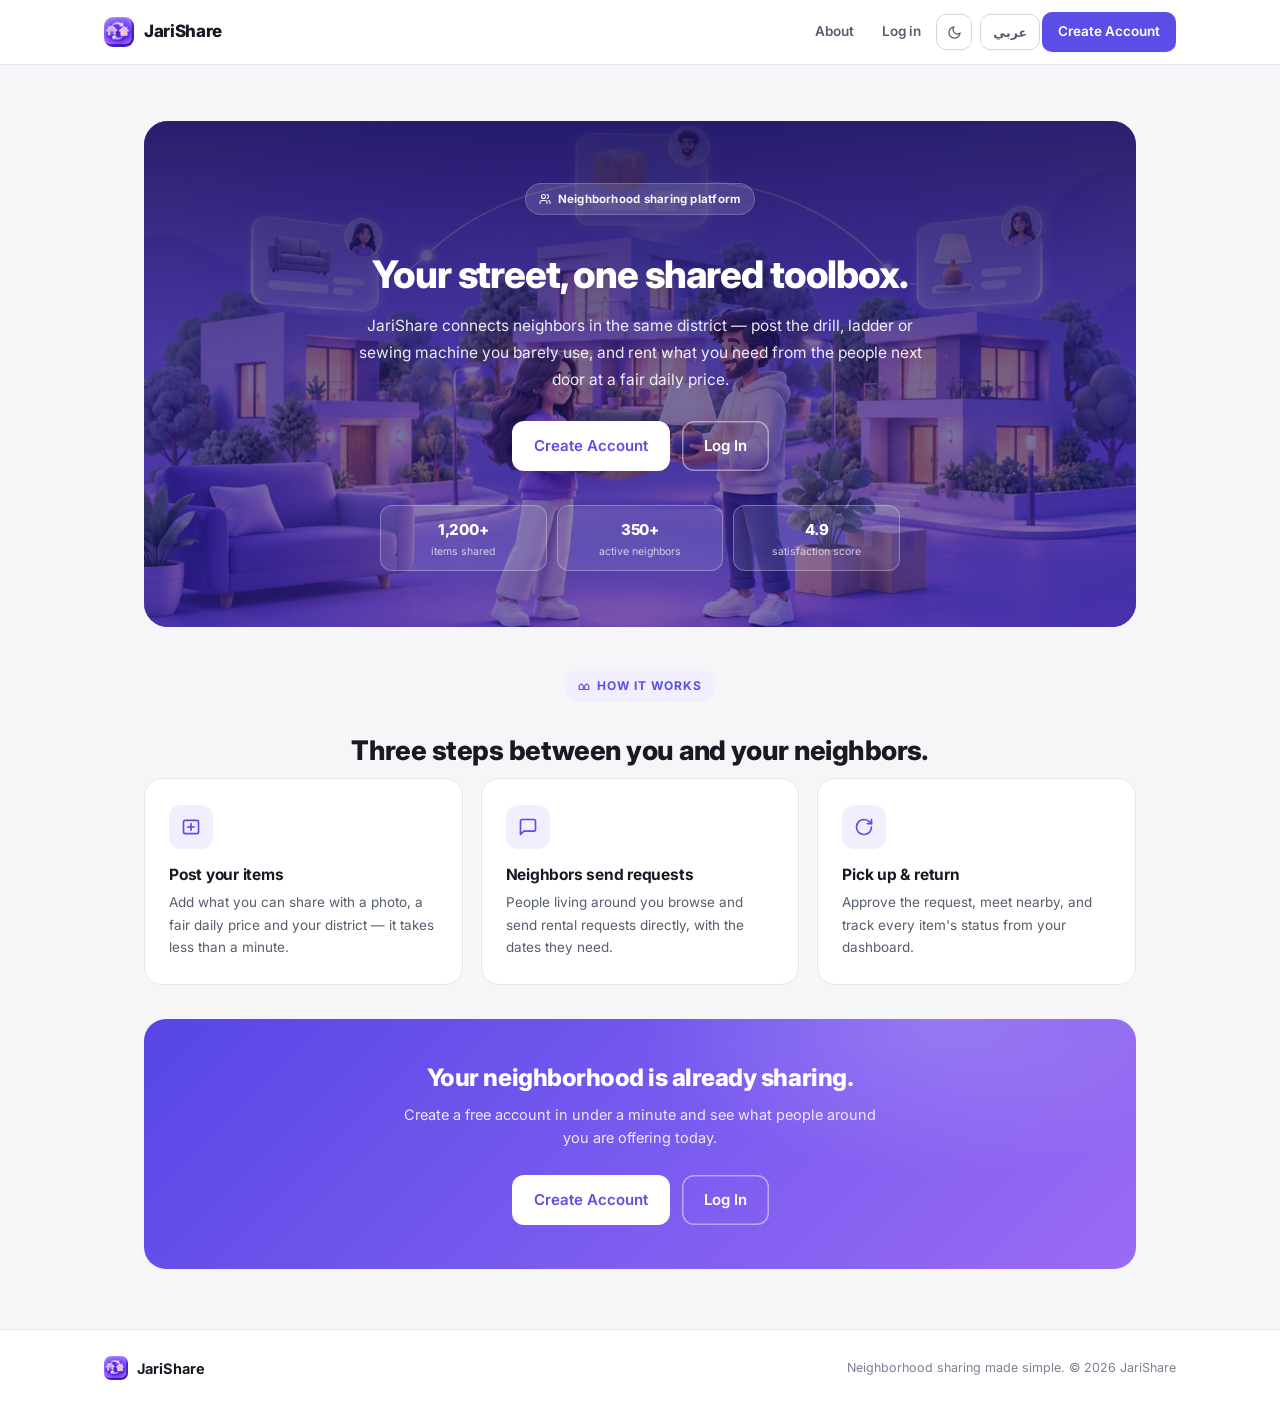
<file: index.html>
<!DOCTYPE html>
<html lang="en" dir="ltr">
<head>
  <meta charset="UTF-8">
  <meta name="viewport" content="width=device-width, initial-scale=1.0">
  <title>JariShare — Neighborhood sharing platform</title>
  <meta name="description" content="JariShare connects neighbors in the same district — share what you rarely use and rent what you need at a fair daily price.">
  <link rel="icon" type="image/png" href="images/icon.png">
  <script>
    /* Apply saved theme before first paint */
    (function () {
      try {
        var t = localStorage.getItem("jariTheme");
        if (t !== "dark" && t !== "light") t = window.matchMedia && window.matchMedia("(prefers-color-scheme: dark)").matches ? "dark" : "light";
        document.documentElement.setAttribute("data-theme", t);
      } catch (e) {}
    })();
  </script>
  <link rel="preconnect" href="https://fonts.googleapis.com">
  <link rel="preconnect" href="https://fonts.gstatic.com" crossorigin>
  <link href="https://fonts.googleapis.com/css2?family=Cairo:wght@400;500;600;700;800&family=Inter:wght@400;500;600;700;800&display=swap" rel="stylesheet">
  <link rel="stylesheet" href="style.css">
  <script src="lang.js"></script>
</head>
<body>
  <main class="page-shell">

    <section class="home-hero">
      <div class="home-hero-inner">
        <span class="banner-badge">
          <svg width="12" height="12" viewBox="0 0 24 24" fill="none" stroke="currentColor" stroke-width="2.2" stroke-linecap="round" stroke-linejoin="round" aria-hidden="true"><path d="M16 21v-2a4 4 0 0 0-4-4H6a4 4 0 0 0-4 4v2"/><circle cx="9" cy="7" r="4"/><path d="M22 21v-2a4 4 0 0 0-3-3.87"/><path d="M16 3.13a4 4 0 0 1 0 7.75"/></svg>
          <span data-i18n="index.badge">Neighborhood sharing platform</span>
        </span>
        <h1 class="home-title" data-i18n="index.title">Your street, one shared toolbox.</h1>
        <p class="home-lead" data-i18n="index.lead">JariShare connects neighbors in the same district — post the drill, ladder or sewing machine you barely use, and rent what you need from the people next door at a fair daily price.</p>
        <div class="cta-actions">
          <a class="btn btn-lg cta-btn-light" href="register.html" data-i18n="index.ctaStart">Create Account</a>
          <a class="btn btn-lg cta-btn-outline" href="login.html" data-i18n="index.ctaLogin">Log In</a>
        </div>
        <div class="banner-stats">
          <div class="banner-stat"><span class="num">1,200+</span><span class="lbl" data-i18n="index.statShared">items shared</span></div>
          <div class="banner-stat"><span class="num">350+</span><span class="lbl" data-i18n="index.statNeighbors">active neighbors</span></div>
          <div class="banner-stat"><span class="num">4.9</span><span class="lbl" data-i18n="index.statRating">satisfaction score</span></div>
        </div>
      </div>
    </section>

    <section class="home-how">
      <span class="about-kicker">
        <svg width="12" height="12" viewBox="0 0 24 24" fill="none" stroke="currentColor" stroke-width="2.4" stroke-linecap="round" stroke-linejoin="round"><path d="M2.5 11.2 6.5 7.8l4 3.4V19h-8z"/><path d="M21.5 11.2 17.5 7.8l-4 3.4V19h8z"/></svg>
        <span data-i18n="index.howKicker">How it works</span>
      </span>
      <h2 class="how-title" data-i18n="index.howTitle">Three steps between you and your neighbors.</h2>
    </section>

    <div class="values-grid">
      <article class="value-card">
        <span class="value-icon">
          <svg width="20" height="20" viewBox="0 0 24 24" fill="none" stroke="currentColor" stroke-width="2" stroke-linecap="round" stroke-linejoin="round"><rect x="3" y="4" width="18" height="16" rx="2"/><path d="M8 12h8M12 8v8"/></svg>
        </span>
        <h3 class="value-title" data-i18n="index.s1t">Post your items</h3>
        <p class="value-text" data-i18n="index.s1d">Add what you can share with a photo, a fair daily price and your district — it takes less than a minute.</p>
      </article>

      <article class="value-card">
        <span class="value-icon">
          <svg width="20" height="20" viewBox="0 0 24 24" fill="none" stroke="currentColor" stroke-width="2" stroke-linecap="round" stroke-linejoin="round"><path d="M21 15a2 2 0 0 1-2 2H7l-4 4V5a2 2 0 0 1 2-2h14a2 2 0 0 1 2 2z"/></svg>
        </span>
        <h3 class="value-title" data-i18n="index.s2t">Neighbors send requests</h3>
        <p class="value-text" data-i18n="index.s2d">People living around you browse and send rental requests directly, with the dates they need.</p>
      </article>

      <article class="value-card">
        <span class="value-icon">
          <svg width="20" height="20" viewBox="0 0 24 24" fill="none" stroke="currentColor" stroke-width="2" stroke-linecap="round" stroke-linejoin="round"><path d="M21 12a9 9 0 1 1-9-9c2.52 0 4.93 1 6.74 2.74L21 8"/><path d="M21 3v5h-5"/></svg>
        </span>
        <h3 class="value-title" data-i18n="index.s3t">Pick up &amp; return</h3>
        <p class="value-text" data-i18n="index.s3d">Approve the request, meet nearby, and track every item's status from your dashboard.</p>
      </article>
    </div>

    <div class="about-cta">
      <h2 class="cta-title" data-i18n="about.ctaTitle">Your neighborhood is already sharing.</h2>
      <p class="cta-text" data-i18n="about.ctaText">Create a free account in under a minute and see what people around you are offering today.</p>
      <div class="cta-actions">
        <a class="btn btn-lg cta-btn-light" href="register.html" data-i18n="index.ctaStart">Create Account</a>
        <a class="btn btn-lg cta-btn-outline" href="login.html" data-i18n="index.ctaLogin">Log In</a>
      </div>
    </div>

  </main>

  <script src="components.js"></script>
</body>
</html>
</file>
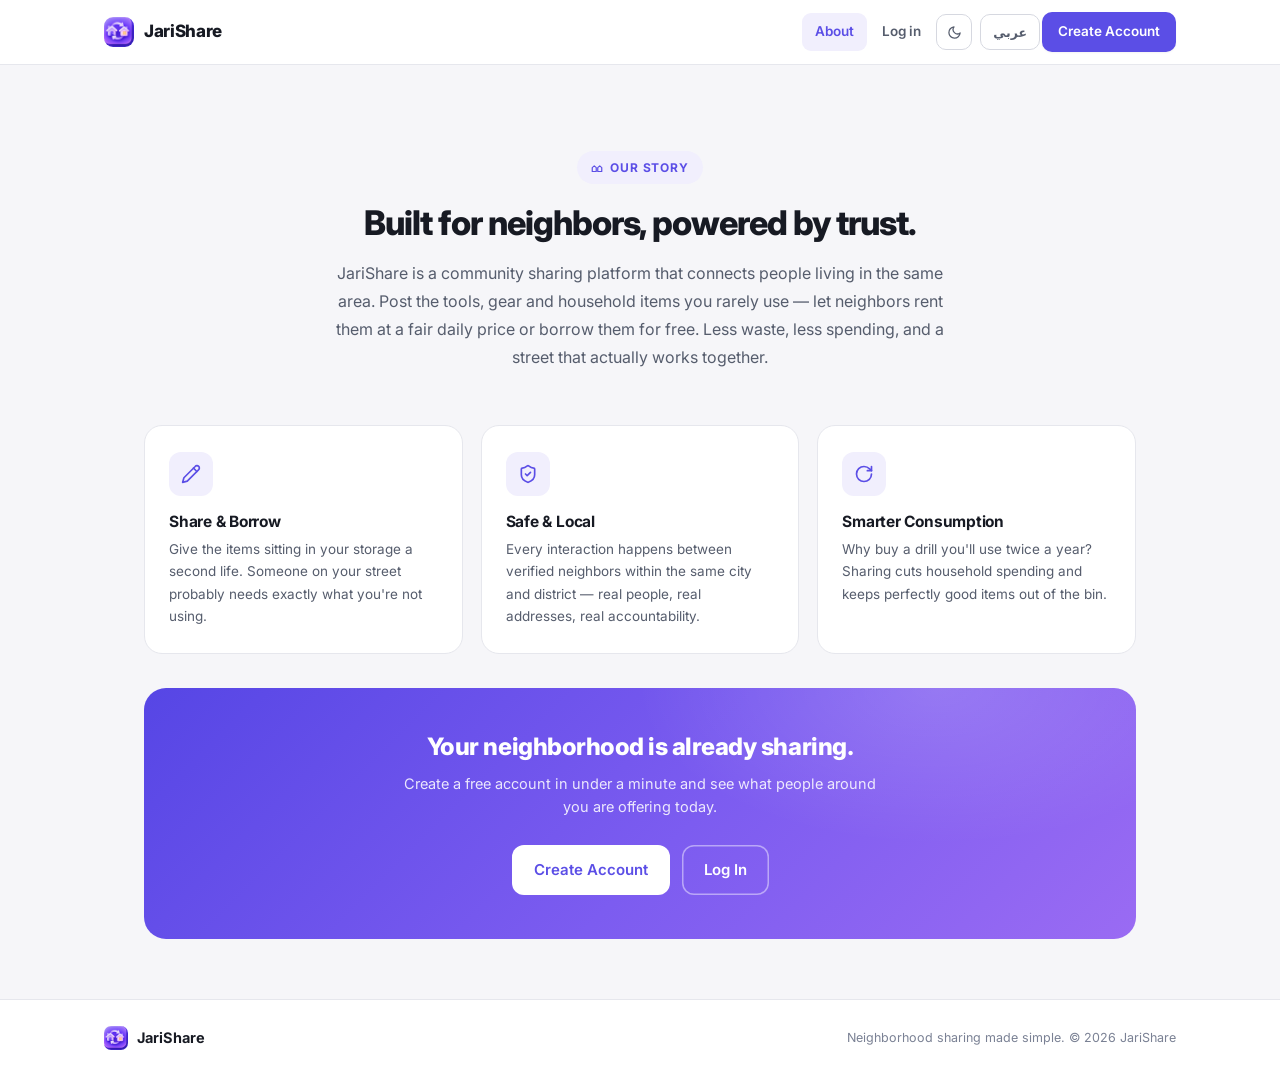
<file: about.html>
<!DOCTYPE html>
<html lang="en" dir="ltr">
<head>
  <meta charset="UTF-8">
  <meta name="viewport" content="width=device-width, initial-scale=1.0">
  <title>JariShare — About</title>
  <link rel="icon" type="image/png" href="images/icon.png">
  <script>
    /* Apply saved theme before first paint */
    (function () {
      try {
        var t = localStorage.getItem("jariTheme");
        if (t !== "dark" && t !== "light") t = window.matchMedia && window.matchMedia("(prefers-color-scheme: dark)").matches ? "dark" : "light";
        document.documentElement.setAttribute("data-theme", t);
      } catch (e) {}
    })();
  </script>
  <link rel="preconnect" href="https://fonts.googleapis.com">
  <link rel="preconnect" href="https://fonts.gstatic.com" crossorigin>
  <link href="https://fonts.googleapis.com/css2?family=Cairo:wght@400;500;600;700;800&family=Inter:wght@400;500;600;700;800&display=swap" rel="stylesheet">
  <link rel="stylesheet" href="style.css">
  <script src="lang.js"></script>
</head>
<body>
  <main class="page-shell">

    <div class="about-hero">
      <span class="about-kicker">
        <svg width="12" height="12" viewBox="0 0 24 24" fill="none" stroke="currentColor" stroke-width="2.4" stroke-linecap="round" stroke-linejoin="round"><path d="M2.5 11.2 6.5 7.8l4 3.4V19h-8z"/><path d="M21.5 11.2 17.5 7.8l-4 3.4V19h8z"/></svg>
        <span data-i18n="about.kicker">Our Story</span>
      </span>
      <h1 class="about-title" data-i18n="about.title">Built for neighbors, powered by trust.</h1>
      <p class="about-lead" data-i18n="about.lead">JariShare is a community sharing platform that connects people living in the same area. Post the tools, gear and household items you rarely use — let neighbors rent them at a fair daily price or borrow them for free. Less waste, less spending, and a street that actually works together.</p>
    </div>

    <div class="values-grid">
      <article class="value-card">
        <span class="value-icon">
          <svg width="20" height="20" viewBox="0 0 24 24" fill="none" stroke="currentColor" stroke-width="2" stroke-linecap="round" stroke-linejoin="round"><path d="M17 3a2.85 2.83 0 1 1 4 4L7.5 20.5 2 22l1.5-5.5Z"/><path d="m15 5 4 4"/></svg>
        </span>
        <h2 class="value-title" data-i18n="about.v1t">Share &amp; Borrow</h2>
        <p class="value-text" data-i18n="about.v1d">Give the items sitting in your storage a second life. Someone on your street probably needs exactly what you're not using.</p>
      </article>

      <article class="value-card">
        <span class="value-icon">
          <svg width="20" height="20" viewBox="0 0 24 24" fill="none" stroke="currentColor" stroke-width="2" stroke-linecap="round" stroke-linejoin="round"><path d="M20 13c0 5-3.5 7.5-7.66 8.95a1 1 0 0 1-.67-.01C7.5 20.5 4 18 4 13V6a1 1 0 0 1 1-1c2 0 4.5-1.2 6.24-2.72a1.17 1.17 0 0 1 1.52 0C14.51 3.81 17 5 19 5a1 1 0 0 1 1 1z"/><path d="m9 12 2 2 4-4"/></svg>
        </span>
        <h2 class="value-title" data-i18n="about.v2t">Safe &amp; Local</h2>
        <p class="value-text" data-i18n="about.v2d">Every interaction happens between verified neighbors within the same city and district — real people, real addresses, real accountability.</p>
      </article>

      <article class="value-card">
        <span class="value-icon">
          <svg width="20" height="20" viewBox="0 0 24 24" fill="none" stroke="currentColor" stroke-width="2" stroke-linecap="round" stroke-linejoin="round"><path d="M21 12a9 9 0 1 1-9-9c2.52 0 4.93 1 6.74 2.74L21 8"/><path d="M21 3v5h-5"/></svg>
        </span>
        <h2 class="value-title" data-i18n="about.v3t">Smarter Consumption</h2>
        <p class="value-text" data-i18n="about.v3d">Why buy a drill you'll use twice a year? Sharing cuts household spending and keeps perfectly good items out of the bin.</p>
      </article>
    </div>

    <div class="about-cta">
      <h2 class="cta-title" data-i18n="about.ctaTitle">Your neighborhood is already sharing.</h2>
      <p class="cta-text" data-i18n="about.ctaText">Create a free account in under a minute and see what people around you are offering today.</p>
      <div class="cta-actions">
        <a class="btn btn-lg cta-btn-light" href="register.html" data-i18n="nav.createAccount">Create Account</a>
        <a class="btn btn-lg cta-btn-outline" href="login.html" data-i18n="log.btn">Log In</a>
      </div>
    </div>

  </main>

  <script src="components.js"></script>
</body>
</html>
</file>
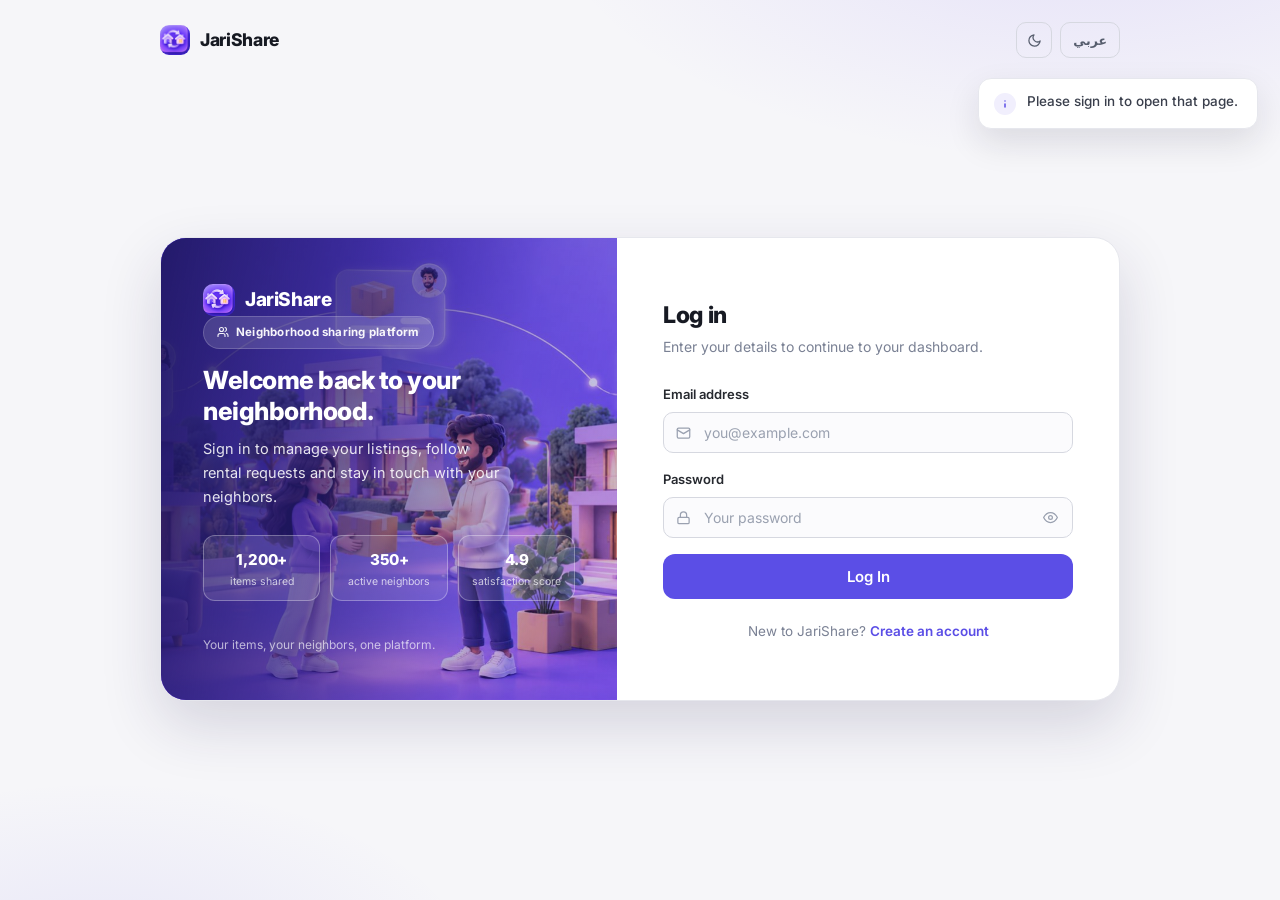
<file: add-item.html>
<!DOCTYPE html>
<html lang="en" dir="ltr">
<head>
  <meta charset="UTF-8">
  <meta name="viewport" content="width=device-width, initial-scale=1.0">
  <title>JariShare — Post an Item</title>
  <link rel="icon" type="image/png" href="images/icon.png">
  <script>
    /* Apply saved theme before first paint */
    (function () {
      try {
        var t = localStorage.getItem("jariTheme");
        if (t !== "dark" && t !== "light") t = window.matchMedia && window.matchMedia("(prefers-color-scheme: dark)").matches ? "dark" : "light";
        document.documentElement.setAttribute("data-theme", t);
      } catch (e) {}
    })();
  </script>
  <link rel="preconnect" href="https://fonts.googleapis.com">
  <link rel="preconnect" href="https://fonts.gstatic.com" crossorigin>
  <link href="https://fonts.googleapis.com/css2?family=Cairo:wght@400;500;600;700;800&family=Inter:wght@400;500;600;700;800&display=swap" rel="stylesheet">
  <link rel="stylesheet" href="style.css">
  <script src="lang.js"></script>
</head>
<body>
  <main class="page-shell">
    <a class="back-link" id="back-link" href="my-items.html">
      <svg width="15" height="15" viewBox="0 0 24 24" fill="none" stroke="currentColor" stroke-width="2.2" stroke-linecap="round" stroke-linejoin="round"><path d="m15 18-6-6 6-6"/></svg>
      <span id="back-label" data-i18n="addItem.backMyItems">My Items</span>
    </a>

    <div class="page-header">
      <div>
        <h1 class="page-title" id="form-title">Post a new item</h1>
        <p class="page-subtitle" id="form-subtitle">Add a clear photo and the essentials — neighbors decide faster when they can see the item.</p>
      </div>
    </div>

    <form id="item-form" novalidate>
      <div class="form-card">
        <div class="field">
          <label class="label" for="item-photo" data-i18n="addItem.photo">Photo</label>
          <div class="upload-box" id="upload-box" role="button" tabindex="0">
            <input type="file" id="item-photo" accept="image/png,image/jpeg,image/jpg,image/webp" hidden>
            <span class="upload-icon" id="upload-icon">
              <svg width="18" height="18" viewBox="0 0 24 24" fill="none" stroke="currentColor" stroke-width="1.9" stroke-linecap="round" stroke-linejoin="round"><path d="M21 15v4a2 2 0 0 1-2 2H5a2 2 0 0 1-2-2v-4"/><path d="m17 8-5-5-5 5M12 3v12"/></svg>
            </span>
            <img id="upload-preview" alt="" style="display:none;position:absolute;inset:0;width:100%;height:100%;object-fit:cover">
            <div class="upload-text">
              <span class="upload-title" id="upload-title" data-i18n="addItem.uploadTitle">Upload a photo</span>
              <span class="upload-hint" id="upload-hint" data-i18n="addItem.uploadHint">PNG or JPG — click to browse, or drag an image here</span>
            </div>
          </div>
          <p class="hint" id="photo-meta"></p>
        </div>

        <div class="field">
          <label class="label" for="item-name"><span data-i18n="addItem.nameLabel">Item name</span> <span class="req">*</span></label>
          <input type="text" id="item-name" class="input" data-i18n-ph="addItem.namePh" placeholder="e.g. Cordless Drill, DSLR Camera…">
        </div>

        <div class="input-grid">
          <div class="field">
            <label class="label" for="item-category" data-i18n="addItem.category">Category</label>
            <select id="item-category" class="select">
              <option value="" data-i18n="addItem.selectPh">Select…</option>
              <option value="Electronics" data-i18n="cat.electronics">Electronics</option>
              <option value="Tools" data-i18n="cat.tools">Tools</option>
              <option value="Home &amp; Kitchen" data-i18n="cat.home">Home &amp; Kitchen</option>
              <option value="Outdoor" data-i18n="cat.outdoor">Outdoor</option>
              <option value="Other" data-i18n="cat.other">Other</option>
            </select>
          </div>
          <div class="field">
            <label class="label" for="item-sharing" data-i18n="addItem.sharing">Sharing type</label>
            <select id="item-sharing" class="select">
              <option value="rent" data-i18n="share.rent">Rent</option>
              <option value="borrow" data-i18n="share.borrow">Free borrow</option>
            </select>
          </div>
        </div>

        <div class="field">
          <label class="label" for="item-price" data-i18n="addItem.price">Price per day</label>
          <div class="price-row">
            <input type="number" id="item-price" class="input" min="0" step="1" placeholder="0">
            <span class="price-unit" data-i18n="addItem.currency">EGP</span>
          </div>
          <p class="hint" id="price-hint" data-i18n="addItem.priceHint">Set 0 if you're offering it for free.</p>
        </div>

        <div class="field">
          <label class="label" for="item-desc" data-i18n="addItem.desc">Description</label>
          <textarea id="item-desc" class="input textarea" rows="4" data-i18n-ph="addItem.descPh" placeholder="Condition, accessories included, pickup spot, any usage rules…"></textarea>
        </div>

        <div class="form-actions">
          <button type="submit" class="btn btn-primary btn-lg" id="submit-btn">Publish Item</button>
        </div>
      </div>
    </form>
  </main>

  <script src="components.js"></script>
  <script>
    (function () {
      "use strict";

      var editIndex = null;
      var params = new URLSearchParams(window.location.search);
      if (params.has("index")) {
        var n = parseInt(params.get("index"), 10);
        if (!isNaN(n) && n >= 0) editIndex = n;
      }

      var photoData = "";

      function catKey(cat) {
        var map = { "Electronics": "cat.electronics", "Tools": "cat.tools", "Home & Kitchen": "cat.home", "Outdoor": "cat.outdoor", "Other": "cat.other" };
        return map[cat] || "cat.other";
      }

      function showPhoto(dataUrl) {
        photoData = dataUrl;
        var img = document.getElementById("upload-preview");
        img.src = dataUrl;
        img.style.display = "block";
        document.getElementById("upload-icon").style.display = "none";
        document.getElementById("upload-title").textContent = Jari.t("addItem.previewName");
        document.getElementById("upload-hint").textContent = Jari.t("addItem.previewMeta");
      }

      function readFile(file) {
        if (!file || !/^image\//.test(file.type)) return;
        if (file.size > 3 * 1024 * 1024) {
          Jari.toast(Jari.t("toast.photoToo"), "error");
          return;
        }
        var reader = new FileReader();
        reader.onload = function () { showPhoto(reader.result); };
        reader.readAsDataURL(file);
      }

      var box = document.getElementById("upload-box");
      var picker = document.getElementById("item-photo");
      box.addEventListener("click", function () { picker.click(); });
      box.addEventListener("keydown", function (e) { if (e.key === "Enter" || e.key === " ") { e.preventDefault(); picker.click(); } });
      picker.addEventListener("change", function () { readFile(picker.files[0]); });

      ["dragover", "dragenter"].forEach(function (ev) {
        box.addEventListener(ev, function (e) { e.preventDefault(); box.classList.add("dragging"); });
      });
      ["dragleave", "drop"].forEach(function (ev) {
        box.addEventListener(ev, function (e) { e.preventDefault(); box.classList.remove("dragging"); });
      });
      box.addEventListener("drop", function (e) {
        var file = e.dataTransfer && e.dataTransfer.files && e.dataTransfer.files[0];
        readFile(file);
      });

      /* Sync price hint with the sharing type / current price */
      function syncPriceHint() {
        var hintEl = document.getElementById("price-hint");
        var val = Number(document.getElementById("item-price").value);
        hintEl.textContent = val === 0 ? Jari.t("addItem.priceHintZero") : Jari.t("addItem.priceHint");
      }
      document.getElementById("item-price").addEventListener("input", syncPriceHint);

      /* Edit mode: prefill and rename the page */
      function applyEditMode() {
        var items = JSON.parse(localStorage.getItem("jariItems")) || [];
        var it = editIndex !== null ? items[editIndex] : null;

        if (editIndex !== null && (!it || it.owner !== localStorage.getItem("jariCurrentUser"))) {
          /* The listing does not belong to this user or doesn't exist */
          window.location.replace("my-items.html");
          return;
        }
        if (editIndex === null) return;

        document.title = "JariShare — Edit Item";
        var nameInput = document.getElementById("item-name");
        var catSel = document.getElementById("item-category");
        var priceInput = document.getElementById("item-price");
        var desc = document.getElementById("item-desc");
        nameInput.value = it.name || "";
        catSel.value = (it.category && catSel.querySelector('option[value="' + it.category.replace(/"/g, '\\"') + '"]')) ? it.category : "";
        priceInput.value = it.price || 0;
        desc.value = it.description || "";
        if (it.photo) showPhoto(it.photo);
        syncPriceHint();
      }

      function refreshHeader() {
        var editing = editIndex !== null;
        var title = document.getElementById("form-title");
        var subtitle = document.getElementById("form-subtitle");
        var btn = document.getElementById("submit-btn");
        title.textContent = Jari.t(editing ? "addItem.titleEdit" : "addItem.titleNew");
        subtitle.textContent = Jari.t(editing ? "addItem.subtitleEdit" : "addItem.subtitleNew");
        btn.textContent = Jari.t(editing ? "addItem.save" : "addItem.publish");
      }

      document.getElementById("item-form").addEventListener("submit", function (e) {
        e.preventDefault();

        var name = document.getElementById("item-name").value.trim();
        var category = document.getElementById("item-category").value;
        var sharing = document.getElementById("item-sharing").value;
        var price = document.getElementById("item-price").value === "" ? 0 : Number(document.getElementById("item-price").value);
        var description = document.getElementById("item-desc").value.trim();

        if (!name) return Jari.toast(Jari.t("toast.nameError"), "error");
        if (price < 0 || isNaN(price)) price = 0;
        if (sharing === "borrow") price = 0;

        var items = JSON.parse(localStorage.getItem("jariItems")) || [];
        var email = localStorage.getItem("jariCurrentUser") || "";

        if (editIndex !== null) {
          var it = items[editIndex];
          if (!it || it.owner !== email) {
            window.location.href = "my-items.html";
            return;
          }
            it.name = name;
            it.category = category || "Other";
            it.sharing = sharing;
            it.price = price;
            it.description = description;
            if (photoData) it.photo = photoData;
            items[editIndex] = it;
            localStorage.setItem("jariItems", JSON.stringify(items));
            var notes = JSON.parse(localStorage.getItem("jariNotifications")) || [];
            notes.unshift({ title: Jari.t("notif.updated", { name: name }), date: new Date().toISOString(), read: false });
            localStorage.setItem("jariNotifications", JSON.stringify(notes));
            Jari.flash(Jari.t("flash.changesSaved"));
            window.location.href = "my-items.html";
            return;
          }

        items.push({
          name: name,
          category: category || "Other",
          sharing: sharing,
          price: price,
          description: description,
          photo: photoData,
          status: "active",
          owner: email,
          addedAt: new Date().toISOString()
        });
        localStorage.setItem("jariItems", JSON.stringify(items));

        var notes2 = JSON.parse(localStorage.getItem("jariNotifications")) || [];
        notes2.unshift({ title: Jari.t("notif.added", { name: name }), date: new Date().toISOString(), read: false });
        localStorage.setItem("jariNotifications", JSON.stringify(notes2));

        Jari.flash(Jari.t("flash.published"));
        window.location.href = "my-items.html";
      });

      /* Header texts + grouping when language changes */
      document.addEventListener("jari:langchange", function () {
        refreshHeader();
        if (!photoData) {
          /* Keep placeholders/data-i18n live even after choosing nothing yet */
          document.getElementById("upload-title").textContent = Jari.t("addItem.uploadTitle");
          document.getElementById("upload-hint").textContent = Jari.t("addItem.uploadHint");
        } else {
          document.getElementById("upload-title").textContent = Jari.t("addItem.previewName");
          document.getElementById("upload-hint").textContent = Jari.t("addItem.previewMeta");
        }
        syncPriceHint();
      });
      document.addEventListener("DOMContentLoaded", function () {
        refreshHeader();
        applyEditMode();
        syncPriceHint();
        /* Re-run after other DOMContentLoaded side effects so edit mode wins */
        setTimeout(refreshHeader, 0);
      });
    })();
  </script>
</body>
</html>
</file>
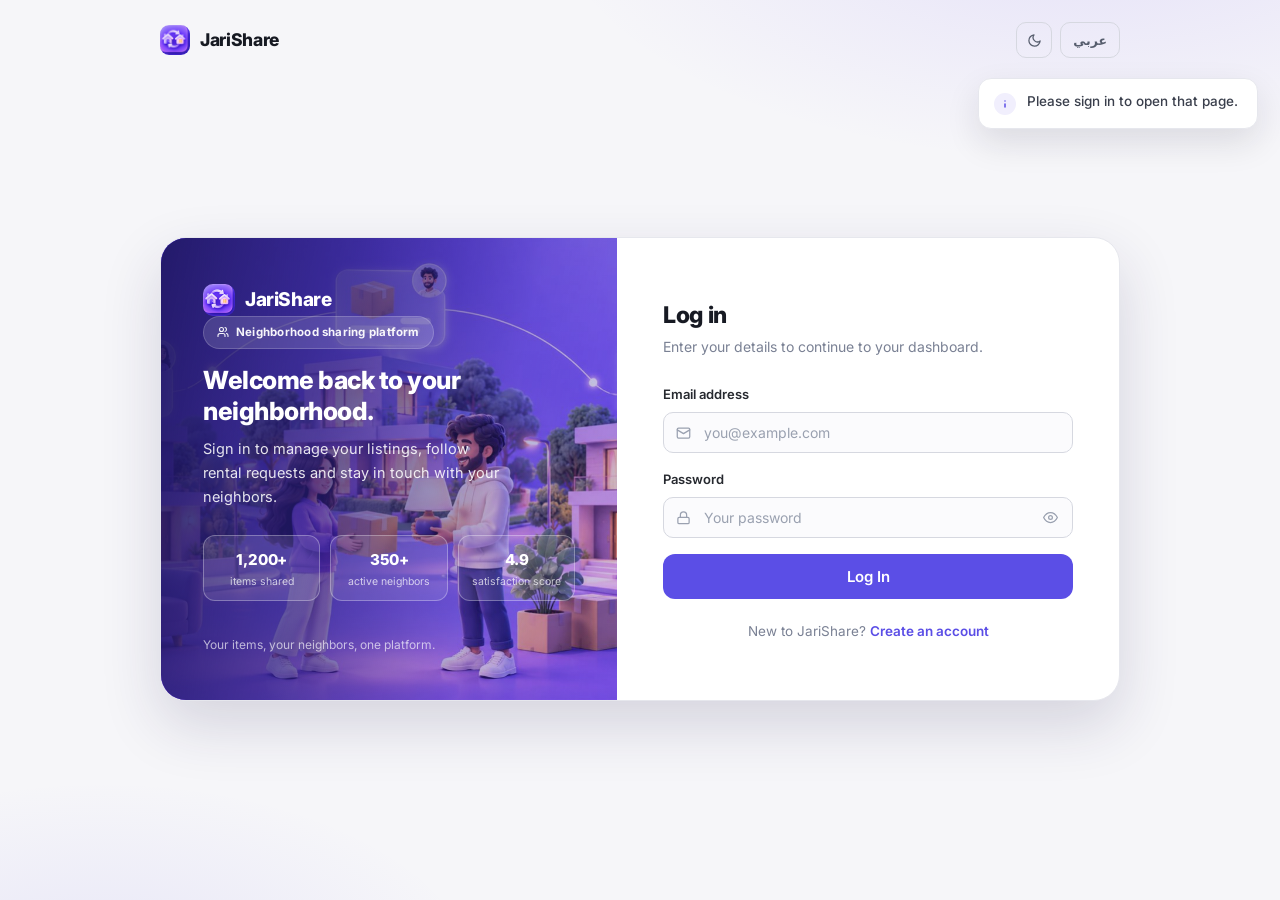
<file: dashboard.html>
<!DOCTYPE html>
<html lang="en" dir="ltr">
<head>
  <meta charset="UTF-8">
  <meta name="viewport" content="width=device-width, initial-scale=1.0">
  <title>JariShare — Dashboard</title>
  <link rel="icon" type="image/png" href="images/icon.png">
  <script>
    /* Apply saved theme before first paint */
    (function () {
      try {
        var t = localStorage.getItem("jariTheme");
        if (t !== "dark" && t !== "light") t = window.matchMedia && window.matchMedia("(prefers-color-scheme: dark)").matches ? "dark" : "light";
        document.documentElement.setAttribute("data-theme", t);
      } catch (e) {}
    })();
  </script>
  <link rel="preconnect" href="https://fonts.googleapis.com">
  <link rel="preconnect" href="https://fonts.gstatic.com" crossorigin>
  <link href="https://fonts.googleapis.com/css2?family=Cairo:wght@400;500;600;700;800&family=Inter:wght@400;500;600;700;800&display=swap" rel="stylesheet">
  <link rel="stylesheet" href="style.css">
  <script src="lang.js"></script>
</head>
<body>
  <div class="dash">

    <aside class="sidebar">
      <div class="side-user">
        <span class="side-avatar" id="side-avatar">A</span>
        <div>
          <div class="side-name" id="side-name">Ahmed Ali</div>
          <div class="side-email" id="side-email">ahmed@test.com</div>
        </div>
      </div>

      <nav class="side-menu">
        <a class="menu-item active" href="dashboard.html">
          <svg width="16" height="16" viewBox="0 0 24 24" fill="none" stroke="currentColor" stroke-width="2" stroke-linecap="round" stroke-linejoin="round"><rect x="3" y="3" width="7" height="7" rx="1.5"/><rect x="14" y="3" width="7" height="7" rx="1.5"/><rect x="3" y="14" width="7" height="7" rx="1.5"/><rect x="14" y="14" width="7" height="7" rx="1.5"/></svg>
          <span data-i18n="nav.dashboard">Dashboard</span>
        </a>
        <a class="menu-item" href="my-items.html">
          <svg width="16" height="16" viewBox="0 0 24 24" fill="none" stroke="currentColor" stroke-width="2" stroke-linecap="round" stroke-linejoin="round"><path d="M3 7.5 7 4h10l4 3.5M3 7.5V19a1 1 0 0 0 1 1h16a1 1 0 0 0 1-1V7.5M3 7.5h18M9 11h6"/></svg>
          <span data-i18n="nav.myItems">My Items</span>
        </a>
        <a class="menu-item" href="add-item.html">
          <svg width="16" height="16" viewBox="0 0 24 24" fill="none" stroke="currentColor" stroke-width="2" stroke-linecap="round" stroke-linejoin="round"><circle cx="12" cy="12" r="9"/><path d="M12 8v8M8 12h8"/></svg>
          <span data-i18n="nav.postItem">Post an Item</span>
        </a>
        <a class="menu-item" href="messages.html">
          <svg width="16" height="16" viewBox="0 0 24 24" fill="none" stroke="currentColor" stroke-width="2" stroke-linecap="round" stroke-linejoin="round"><path d="M21 11.5a8.38 8.38 0 0 1-.9 3.8 8.5 8.5 0 0 1-7.6 4.7 8.38 8.38 0 0 1-3.8-.9L3 21l1.9-5.7a8.38 8.38 0 0 1-.9-3.8 8.5 8.5 0 0 1 4.7-7.6 8.38 8.38 0 0 1 3.8-.9h.5a8.48 8.48 0 0 1 8 8v.5z"/></svg>
          <span data-i18n="nav.messages">Messages</span>
        </a>
      </nav>

      <button type="button" class="side-logout" id="side-logout">
        <svg width="16" height="16" viewBox="0 0 24 24" fill="none" stroke="currentColor" stroke-width="2" stroke-linecap="round" stroke-linejoin="round"><path d="M9 21H5a2 2 0 0 1-2-2V5a2 2 0 0 1 2-2h4"/><path d="m16 17 5-5-5-5M21 12H9"/></svg>
        <span data-i18n="nav.signOut">Sign Out</span>
      </button>
    </aside>

    <main class="dash-main">
      <h1 class="dash-title" id="dash-welcome">Welcome back, Ahmed</h1>
      <p class="dash-subtitle" data-i18n="dash.subtitle">Here's what's happening with your listings and requests today.</p>

      <div class="stats-grid">
        <a class="stat-card" href="my-items.html">
          <div class="stat-head">
            <span class="stat-label" data-i18n="dash.statItems">My Items</span>
            <span class="stat-icon primary">
              <svg width="17" height="17" viewBox="0 0 24 24" fill="none" stroke="currentColor" stroke-width="2" stroke-linecap="round" stroke-linejoin="round"><path d="M3 7.5 7 4h10l4 3.5M3 7.5V19a1 1 0 0 0 1 1h16a1 1 0 0 0 1-1V7.5M3 7.5h18M9 11h6"/></svg>
            </span>
          </div>
          <div class="stat-value" id="stat-items">0</div>
          <div class="stat-note" id="stat-items-note">No listings yet</div>
        </a>

        <a class="stat-card ok" href="my-items.html">
          <div class="stat-head">
            <span class="stat-label" data-i18n="dash.statActive">Active Rentals</span>
            <span class="stat-icon success">
              <svg width="17" height="17" viewBox="0 0 24 24" fill="none" stroke="currentColor" stroke-width="2.2" stroke-linecap="round" stroke-linejoin="round"><path d="M20 6 9 17l-5-5"/></svg>
            </span>
          </div>
          <div class="stat-value" id="stat-active">0</div>
          <div class="stat-note" data-i18n="dash.noteActive">Listed and available</div>
        </a>

        <a class="stat-card warn" href="messages.html">
          <div class="stat-head">
            <span class="stat-label" data-i18n="dash.statPending">Pending Requests</span>
            <span class="stat-icon warning">
              <svg width="17" height="17" viewBox="0 0 24 24" fill="none" stroke="currentColor" stroke-width="2" stroke-linecap="round" stroke-linejoin="round"><circle cx="12" cy="12" r="9"/><path d="M12 7v5l3 2"/></svg>
            </span>
          </div>
          <div class="stat-value" id="stat-pending">0</div>
          <div class="stat-note" data-i18n="dash.notePending">Waiting to be approved</div>
        </a>
      </div>

      <div class="activity-card">
        <div class="activity-head">
          <h2 class="activity-title" data-i18n="dash.activity">Recent Activity</h2>
          <a class="activity-link" href="messages.html" data-i18n="dash.viewAll">View all</a>
        </div>
        <div id="activity-list"></div>
      </div>
    </main>
  </div>

  <script src="components.js"></script>
  <script>
    (function () {
      "use strict";

      function currentUser() {
        var email = localStorage.getItem("jariCurrentUser") || "";
        var users = JSON.parse(localStorage.getItem("jariUsers")) || [];
        for (var i = 0; i < users.length; i++) {
          if (users[i].email === email) return users[i];
        }
        return null;
      }

      function first(n) {
        var clean = String(n || "").replace(/\s+/g, " ").trim();
        return clean ? clean.split(" ")[0] : "";
      }

      function initials(n) {
        var p = String(n || "").replace(/\s+/g, " ").trim().split(" ");
        var s = (p[0]?.charAt(0) || "") + (p[1]?.charAt(0) || "");
        return (s || "J").toUpperCase();
      }

      function renderActivity() {
        var notes = JSON.parse(localStorage.getItem("jariNotifications")) || [];
        var box = document.getElementById("activity-list");

        if (!notes.length) {
          box.innerHTML =
            '<div class="empty-state">' +
              '<div class="empty-icon">' +
                '<svg width="20" height="20" viewBox="0 0 24 24" fill="none" stroke="currentColor" stroke-width="1.8" stroke-linecap="round" stroke-linejoin="round"><path d="M18 8a6 6 0 0 0-12 0c0 7-3 9-3 9h18s-3-2-3-9"/><path d="M13.7 21a2 2 0 0 1-3.4 0"/></svg>' +
              "</div>" +
              '<h3 class="empty-title"></h3>' +
              '<p class="empty-text"></p>' +
              '<div class="empty-action"><a class="btn btn-ghost btn-sm" href="add-item.html" data-i18n="nav.postItem">Post an Item</a></div>' +
            "</div>";
          box.querySelector(".empty-title").textContent = Jari.t("dash.activityEmpty");
          box.querySelector(".empty-text").textContent = Jari.t("dash.subtitle");
          return;
        }

        box.innerHTML = notes.slice(0, 6).map(function (n) {
          return (
            '<div class="activity-row">' +
              '<span class="stat-icon primary" style="width:30px;height:30px;border-radius:9px;flex:none">' +
                '<svg width="14" height="14" viewBox="0 0 24 24" fill="none" stroke="currentColor" stroke-width="2" stroke-linecap="round" stroke-linejoin="round"><path d="M18 8a6 6 0 0 0-12 0c0 7-3 9-3 9h18s-3-2-3-9"/><path d="M13.7 21a2 2 0 0 1-3.4 0"/></svg>' +
              "</span>" +
              '<div style="flex:1;min-width:0">' +
                '<p class="side-email" style="max-width:none;color:var(--text-700)"></p>' +
                '<p style="font-size:11.5px;color:var(--text-400)"></p>' +
              "</div>" +
            "</div>"
          );
        }).join("");

        Array.prototype.forEach.call(box.querySelectorAll(".activity-row"), function (row, i) {
          var note = notes[i];
          row.querySelector(".side-email").textContent = String(note.title || "").replace(/[\u{1F000}-\u{1FAFF}\u{2600}-\u{27BF}\u{FE0F}\u{2B00}-\u{2BFF}]/gu, "").trim();
          var d = note.date ? new Date(note.date) : null;
          row.lastElementChild.lastElementChild.textContent = d && !isNaN(d) ? d.toLocaleString() : "";
        });
      }

      function render() {
        var user = currentUser();

        /* Sidebar identity */
        var name = user ? user.name : localStorage.getItem("jariCurrentUser") || "";
        document.getElementById("side-name").textContent = name || Jari.t("dash.member");
        document.getElementById("side-email").textContent = user ? user.email : "";
        document.getElementById("side-avatar").textContent = initials(name);
        document.getElementById("dash-welcome").textContent = Jari.t("dash.welcome", { name: first(name) || Jari.t("dash.member") });

        /* Stats */
        var email = localStorage.getItem("jariCurrentUser");
        var items = (JSON.parse(localStorage.getItem("jariItems")) || []).filter(function (it) { return it.owner === email; });
        var active = items.filter(function (it) { return (it.status || "active") === "active"; }).length;
        var pending = items.filter(function (it) { return it.status === "pending"; }).length;

        document.getElementById("stat-items").textContent = items.length;
        document.getElementById("stat-active").textContent = active;
        document.getElementById("stat-pending").textContent = pending;
        document.getElementById("stat-items-note").textContent = items.length
          ? Jari.t("dash.noteItems", { name: items.length })
          : Jari.t("dash.noteItemsZero");

        renderActivity();
      }

      /* Log out from the sidebar */
      document.getElementById("side-logout").addEventListener("click", function () {
        Jari.confirm(Jari.t("confirm.signOutTitle"), Jari.t("confirm.signOutText"), Jari.t("confirm.signOut"))
          .then(function (ok) {
            if (!ok) return;
            localStorage.removeItem("jariCurrentUser");
            Jari.flash(Jari.t("notice.signedOut"));
            window.location.href = "login.html";
          });
      });

      document.addEventListener("jari:langchange", render);
      document.addEventListener("DOMContentLoaded", render);
    })();
  </script>
</body>
</html>
</file>
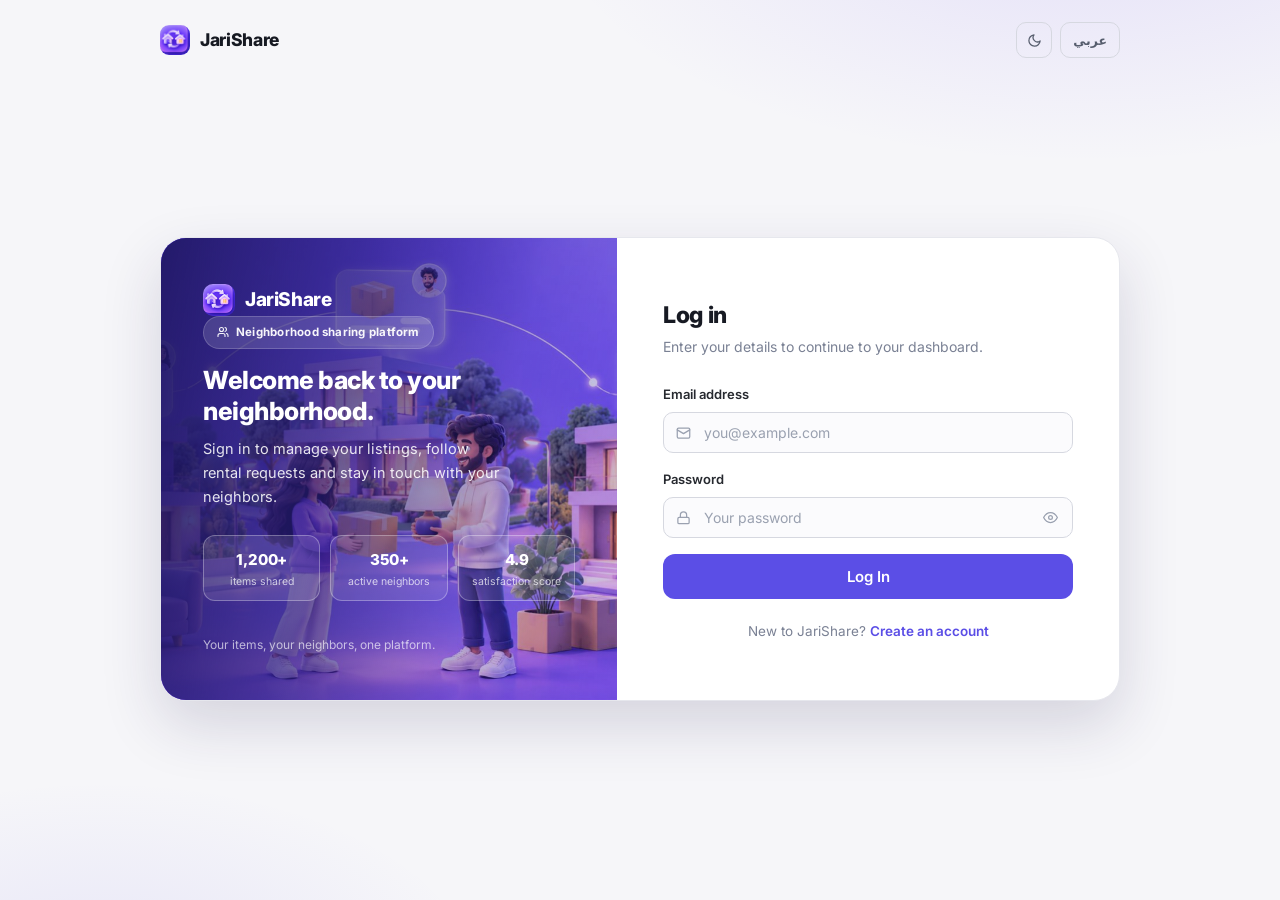
<file: login.html>
<!DOCTYPE html>
<html lang="en" dir="ltr">
<head>
  <meta charset="UTF-8">
  <meta name="viewport" content="width=device-width, initial-scale=1.0">
  <title>JariShare — Log In</title>
  <link rel="icon" type="image/png" href="images/icon.png">
  <script>
    /* Apply saved theme before first paint */
    (function () {
      try {
        var t = localStorage.getItem("jariTheme");
        if (t !== "dark" && t !== "light") t = window.matchMedia && window.matchMedia("(prefers-color-scheme: dark)").matches ? "dark" : "light";
        document.documentElement.setAttribute("data-theme", t);
      } catch (e) {}
    })();
  </script>
  <link rel="preconnect" href="https://fonts.googleapis.com">
  <link rel="preconnect" href="https://fonts.gstatic.com" crossorigin>
  <link href="https://fonts.googleapis.com/css2?family=Cairo:wght@400;500;600;700;800&family=Inter:wght@400;500;600;700;800&display=swap" rel="stylesheet">
  <link rel="stylesheet" href="style.css">
  <script src="lang.js"></script>
</head>
<body class="auth-page" id="page-login">

  <main class="auth-card">

    <!-- Side banner -->
    <aside class="auth-banner">
      <div class="auth-brand">
        <span class="brand-mark"><img src="images/icon.png" alt="" aria-hidden="true"></span>
        JariShare
      </div>

      <div class="auth-banner-main">
        <span class="banner-badge">
          <svg width="12" height="12" viewBox="0 0 24 24" fill="none" stroke="currentColor" stroke-width="2.2" stroke-linecap="round" stroke-linejoin="round" aria-hidden="true">
            <path d="M16 21v-2a4 4 0 0 0-4-4H6a4 4 0 0 0-4 4v2"/><circle cx="9" cy="7" r="4"/><path d="M22 21v-2a4 4 0 0 0-3-3.87"/><path d="M16 3.13a4 4 0 0 1 0 7.75"/>
          </svg>
          <span data-i18n="auth.badge">Neighborhood sharing platform</span>
        </span>
        <h2 class="auth-banner-title" data-i18n="log.bannerTitle">Welcome back to your neighborhood.</h2>
        <p class="auth-banner-text" data-i18n="log.bannerText">Sign in to manage your listings, follow rental requests and stay in touch with your neighbors.</p>
        <div class="banner-stats">
          <div class="banner-stat"><span class="num">1,200+</span><span class="lbl" data-i18n="reg.statShared">items shared</span></div>
          <div class="banner-stat"><span class="num">350+</span><span class="lbl" data-i18n="reg.statNeighbors">active neighbors</span></div>
          <div class="banner-stat"><span class="num">4.9</span><span class="lbl" data-i18n="reg.statRating">satisfaction score</span></div>
        </div>
      </div>

      <p class="auth-banner-foot" data-i18n="log.foot">Your items, your neighbors, one platform.</p>
    </aside>

    <!-- Form side -->
    <section class="auth-form-side">
      <h1 class="auth-title" data-i18n="log.title">Log in</h1>
      <p class="auth-subtitle" data-i18n="log.subtitle">Enter your details to continue to your dashboard.</p>

      <form id="login-form" novalidate>
        <div class="field">
          <label class="label" for="login-email" data-i18n="reg.email">Email address</label>
          <div class="input-wrap">
            <span class="input-icon"><svg width="15" height="15" viewBox="0 0 24 24" fill="none" stroke="currentColor" stroke-width="2" stroke-linecap="round" stroke-linejoin="round" aria-hidden="true"><rect x="2" y="4" width="20" height="16" rx="2"/><path d="m22 7-10 6L2 7"/></svg></span>
            <input type="email" id="login-email" class="input" data-i18n-ph="reg.emailPh" placeholder="you@example.com" autocomplete="email" required>
          </div>
        </div>

        <div class="field">
          <label class="label" for="login-pass" data-i18n="reg.pass">Password</label>
          <div class="input-wrap">
            <span class="input-icon"><svg width="15" height="15" viewBox="0 0 24 24" fill="none" stroke="currentColor" stroke-width="2" stroke-linecap="round" stroke-linejoin="round" aria-hidden="true"><rect x="3" y="11" width="18" height="10" rx="2"/><path d="M7 11V7a5 5 0 0 1 10 0v4"/></svg></span>
            <input type="password" id="login-pass" class="input" data-i18n-ph="log.passPh" placeholder="Your password" autocomplete="current-password" required>
            <button type="button" class="pass-toggle" data-target="login-pass" aria-label="Show password">
              <svg class="eye" width="15" height="15" viewBox="0 0 24 24" fill="none" stroke="currentColor" stroke-width="2" stroke-linecap="round" stroke-linejoin="round" aria-hidden="true"><path d="M1 12s4-8 11-8 11 8 11 8-4 8-11 8-11-8-11-8Z"/><circle cx="12" cy="12" r="3"/></svg>
              <svg class="eye-off" width="15" height="15" viewBox="0 0 24 24" fill="none" stroke="currentColor" stroke-width="2" stroke-linecap="round" stroke-linejoin="round" aria-hidden="true" hidden><path d="M17.94 17.94A10.07 10.07 0 0 1 12 20c-7 0-11-8-11-8a18.45 18.45 0 0 1 5.06-5.94"/><path d="M9.9 4.24A9.12 9.12 0 0 1 12 4c7 0 11 8 11 8a18.5 18.5 0 0 1-2.16 3.19"/><path d="M14.12 14.12a3 3 0 1 1-4.24-4.24"/><line x1="1" y1="1" x2="23" y2="23"/></svg>
            </button>
          </div>
        </div>

        <button type="submit" id="login-btn" class="btn btn-primary btn-lg btn-block" data-i18n="log.btn">Log In</button>

        <p class="auth-alt"><span data-i18n="log.alt">New to JariShare?</span> <a href="register.html" data-i18n="log.altLink">Create an account</a></p>
      </form>
    </section>

  </main>

  <script src="components.js"></script>
  <script>
    (function () {
      /* ---- Password show / hide toggle ---- */
      function syncA11y() {
        document.querySelectorAll(".pass-toggle").forEach(function (btn) {
          var input = document.getElementById(btn.getAttribute("data-target"));
          var showing = input.type === "text";
          btn.setAttribute("aria-label", Jari.t(showing ? "auth.hidePass" : "auth.showPass"));
        });
      }
      document.querySelectorAll(".pass-toggle").forEach(function (btn) {
        var input  = document.getElementById(btn.getAttribute("data-target"));
        var eye    = btn.querySelector(".eye");
        var eyeOff = btn.querySelector(".eye-off");
        btn.addEventListener("click", function () {
          var show = input.type === "password";
          input.type = show ? "text" : "password";
          eye.hidden = show;
          eyeOff.hidden = !show;
          syncA11y();
        });
      });
      document.addEventListener("jari:langchange", syncA11y);
      syncA11y();

      /* ---- Clear invalid state while typing ---- */
      ["login-email", "login-pass"].forEach(function (id) {
        document.getElementById(id).addEventListener("input", function () { this.classList.remove("invalid"); });
      });
      function mark(id) { document.getElementById(id).classList.add("invalid"); }

      /* ---- Submit ---- */
      document.getElementById("login-form").addEventListener("submit", function (e) {
        e.preventDefault();

        var email    = document.getElementById("login-email").value.trim().toLowerCase();
        var password = document.getElementById("login-pass").value;

        var users = JSON.parse(localStorage.getItem("jariUsers")) || [];
        var user = null;
        for (var i = 0; i < users.length; i++) {
          if (users[i].email === email && users[i].password === password) { user = users[i]; break; }
        }

        if (!user) {
          mark("login-email"); mark("login-pass");
          return Jari.toast(Jari.t("toast.loginError"), "error");
        }

        var btn = document.getElementById("login-btn");
        btn.classList.add("loading");

        setTimeout(function () {
          localStorage.setItem("jariCurrentUser", email);
          Jari.flash(Jari.t("toast.welcomeBack", { name: user.name.split(" ")[0] }));
          window.location.href = "dashboard.html";
        }, 300);
      });
    })();
  </script>
</body>
</html>
</file>
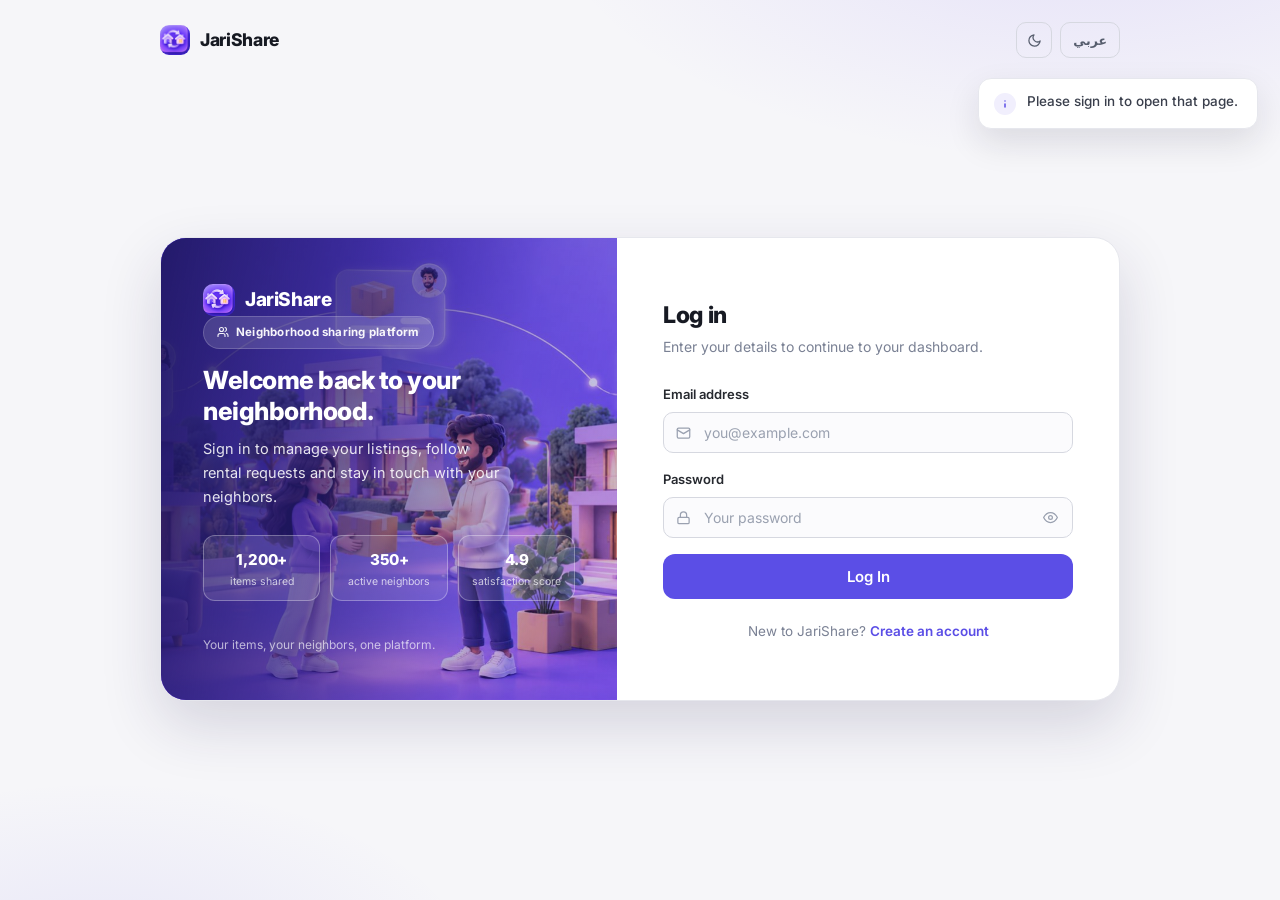
<file: messages.html>
<!DOCTYPE html>
<html lang="en" dir="ltr">
<head>
  <meta charset="UTF-8">
  <meta name="viewport" content="width=device-width, initial-scale=1.0">
  <title>JariShare — Messages</title>
  <link rel="icon" type="image/png" href="images/icon.png">
  <script>
    /* Apply saved theme before first paint */
    (function () {
      try {
        var t = localStorage.getItem("jariTheme");
        if (t !== "dark" && t !== "light") t = window.matchMedia && window.matchMedia("(prefers-color-scheme: dark)").matches ? "dark" : "light";
        document.documentElement.setAttribute("data-theme", t);
      } catch (e) {}
    })();
  </script>
  <link rel="preconnect" href="https://fonts.googleapis.com">
  <link rel="preconnect" href="https://fonts.gstatic.com" crossorigin>
  <link href="https://fonts.googleapis.com/css2?family=Cairo:wght@400;500;600;700;800&family=Inter:wght@400;500;600;700;800&display=swap" rel="stylesheet">
  <link rel="stylesheet" href="style.css">
  <script src="lang.js"></script>
</head>
<body>
  <main class="page-shell">
    <div class="page-header">
      <div>
        <h1 class="page-title" data-i18n="msgs.title">Messages</h1>
        <p class="page-subtitle" data-i18n="msgs.subtitle">Rental conversations with renters, plus automatic alerts about your listings.</p>
      </div>
    </div>

    <div class="tabs" role="tablist">
      <button type="button" class="tab active" data-tab="conversations" data-i18n="msgs.tabConv">Conversations</button>
      <button type="button" class="tab" data-tab="notifications" data-i18n="msgs.tabNotif">Notifications</button>
    </div>

    <div id="messages-list"></div>

    <p class="panels-note" data-i18n="msgs.footnote">Requests you receive will start a conversation here automatically.</p>
  </main>

  <script src="components.js"></script>
  <script>
    (function () {
      "use strict";
      var box = document.getElementById("messages-list");
      var activeTab = "conversations";

      function strip(text) {
        return String(text).replace(/^\s+/, "").replace(/[\u{1F000}-\u{1FAFF}\u{2600}-\u{27BF}\u{FE0F}\u{2B00}-\u{2BFF}]/gu, "").trim();
      }

      function formatDate(iso) {
        var d = iso ? new Date(iso) : null;
        return d && !isNaN(d) ? d.toLocaleString() : "";
      }

      function msgRow() {
        return '<svg width="17" height="17" viewBox="0 0 24 24" fill="none" stroke="currentColor" stroke-width="1.9" stroke-linecap="round" stroke-linejoin="round"><path d="M21 11.5a8.38 8.38 0 0 1-.9 3.8 8.5 8.5 0 0 1-7.6 4.7 8.38 8.38 0 0 1-3.8-.9L3 21l1.9-5.7a8.38 8.38 0 0 1-.9-3.8 8.5 8.5 0 0 1 4.7-7.6 8.38 8.38 0 0 1 3.8-.9h.5a8.48 8.48 0 0 1 8 8v.5z"/></svg>';
      }
      function bellRow() {
        return '<svg width="17" height="17" viewBox="0 0 24 24" fill="none" stroke="currentColor" stroke-width="1.9" stroke-linecap="round" stroke-linejoin="round"><path d="M18 8a6 6 0 0 0-12 0c0 7-3 9-3 9h18s-3-2-3-9"/><path d="M13.7 21a2 2 0 0 1-3.4 0"/></svg>';
      }

      function emptyCard(titleKey, textKey, icon) {
        box.innerHTML =
          '<div class="empty-state">' +
            '<div class="empty-icon">' + icon + "</div>" +
            '<h3 class="empty-title"></h3>' +
            '<p class="empty-text"></p>' +
          "</div>";
        box.querySelector(".empty-title").textContent = Jari.t(titleKey);
        box.querySelector(".empty-text").textContent = Jari.t(textKey);
      }

      function render() {
        if (activeTab === "conversations") {
          var msgs = JSON.parse(localStorage.getItem("jariMessages")) || [];
          if (!msgs.length) {
            emptyCard("msgs.emptyConvTitle", "msgs.emptyConvText", msgRow());
            return;
          }
          box.innerHTML =
            '<div class="activity-card" style="margin-top:14px;padding:6px 20px">' +
              msgs.slice().reverse().map(function () {
                return (
                  '<div class="msg-row">' +
                    '<span class="msg-avatar accent">' + msgRow() + "</span>" +
                    '<div class="msg-body">' +
                      '<p class="msg-name"></p>' +
                      '<p class="msg-text"></p>' +
                      '<p class="msg-time"></p>' +
                    "</div>" +
                  "</div>"
                );
              }).join("") +
            "</div>";
          Array.prototype.forEach.call(box.querySelectorAll(".msg-row"), function (row, i) {
            var m = msgs[msgs.length - 1 - i];
            row.querySelector(".msg-name").textContent = strip(m.from || m.name || "Neighbor");
            row.querySelector(".msg-text").textContent = strip(m.text || m.message || "");
            row.querySelector(".msg-time").textContent = formatDate(m.date);
          });
        } else {
          var notes = JSON.parse(localStorage.getItem("jariNotifications")) || [];
          if (!notes.length) {
            emptyCard("msgs.emptyNotifTitle", "msgs.emptyNotifText", bellRow());
            return;
          }
          box.innerHTML =
            '<div class="activity-card" style="margin-top:14px;padding:6px 20px">' +
              notes.map(function () {
                return (
                  '<div class="msg-row">' +
                    '<span class="msg-avatar accent">' + bellRow() + "</span>" +
                    '<div class="msg-body">' +
                      '<p class="msg-text"></p>' +
                      '<p class="msg-time"></p>' +
                    "</div>" +
                  "</div>"
                );
              }).join("") +
            "</div>";
          Array.prototype.forEach.call(box.querySelectorAll(".msg-row"), function (row, i) {
            var n = notes[i];
            row.querySelector(".msg-text").textContent = strip(n.title || "");
            row.querySelector(".msg-time").textContent = formatDate(n.date);
          });
        }
      }

      document.querySelector(".tabs").addEventListener("click", function (e) {
        var tab = e.target.closest(".tab");
        if (!tab) return;
        activeTab = tab.dataset.tab;
        Array.prototype.forEach.call(document.querySelectorAll(".tab"), function (t) {
          t.classList.toggle("active", t === tab);
        });
        render();
      });

      document.addEventListener("jari:langchange", render);
      document.addEventListener("DOMContentLoaded", render);
    })();
  </script>
</body>
</html>
</file>
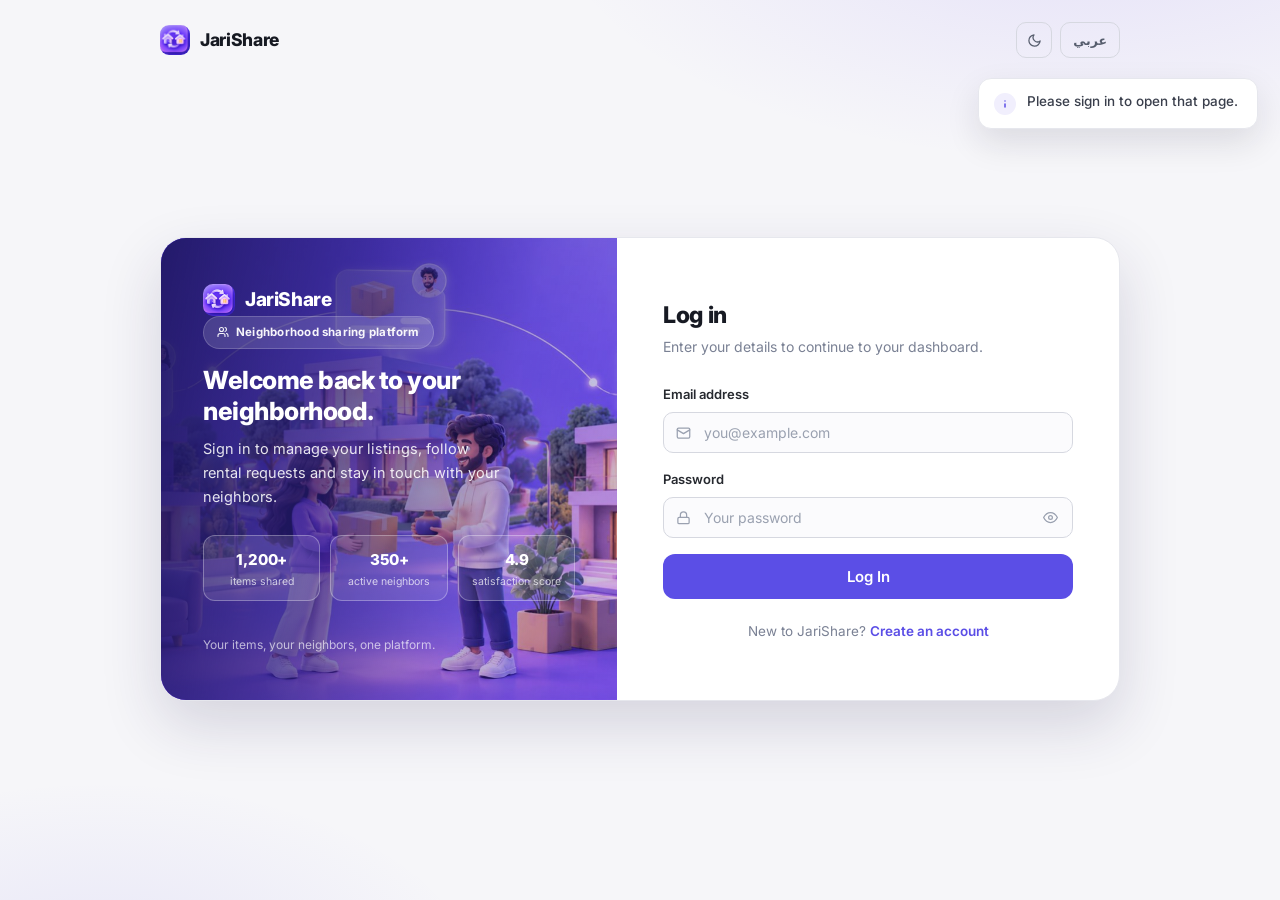
<file: my-items.html>
<!DOCTYPE html>
<html lang="en" dir="ltr">
<head>
  <meta charset="UTF-8">
  <meta name="viewport" content="width=device-width, initial-scale=1.0">
  <title>JariShare — My Items</title>
  <link rel="icon" type="image/png" href="images/icon.png">
  <script>
    /* Apply saved theme before first paint */
    (function () {
      try {
        var t = localStorage.getItem("jariTheme");
        if (t !== "dark" && t !== "light") t = window.matchMedia && window.matchMedia("(prefers-color-scheme: dark)").matches ? "dark" : "light";
        document.documentElement.setAttribute("data-theme", t);
      } catch (e) {}
    })();
  </script>
  <link rel="preconnect" href="https://fonts.googleapis.com">
  <link rel="preconnect" href="https://fonts.gstatic.com" crossorigin>
  <link href="https://fonts.googleapis.com/css2?family=Cairo:wght@400;500;600;700;800&family=Inter:wght@400;500;600;700;800&display=swap" rel="stylesheet">
  <link rel="stylesheet" href="style.css">
  <script src="lang.js"></script>
</head>
<body>
  <main class="page-shell">
    <a class="back-link" href="dashboard.html">
      <svg width="15" height="15" viewBox="0 0 24 24" fill="none" stroke="currentColor" stroke-width="2.2" stroke-linecap="round" stroke-linejoin="round"><path d="m15 18-6-6 6-6"/></svg>
      <span data-i18n="items.backDash">Dashboard</span>
    </a>

    <div class="page-header">
      <div>
        <h1 class="page-title" data-i18n="items.title">My Items</h1>
        <p class="page-subtitle" data-i18n="items.subtitle">Everything you've listed for your neighbors — switch status, edit details or remove a listing at any time.</p>
      </div>
      <a class="btn btn-primary" href="add-item.html" data-i18n="nav.postItem">Post an Item</a>
    </div>

    <div class="tabs" role="tablist">
      <button type="button" class="tab active" data-filter="all" data-i18n="items.tabAll">All</button>
      <button type="button" class="tab" data-filter="active" data-i18n="status.active">Active</button>
      <button type="button" class="tab" data-filter="pending" data-i18n="status.pending">Pending</button>
      <button type="button" class="tab" data-filter="unavailable" data-i18n="status.unavailable">Unavailable</button>
    </div>

    <div id="items-list" class="items-list"></div>
  </main>

  <script src="components.js"></script>
  <script>
    (function () {
      "use strict";
      var listEl = document.getElementById("items-list");
      var activeFilter = "all";

      function catKey(cat) {
        var map = { "Electronics": "cat.electronics", "Tools": "cat.tools", "Home & Kitchen": "cat.home", "Outdoor": "cat.outdoor", "Other": "cat.other" };
        return map[cat] || "cat.other";
      }

      function render() {
        var email = localStorage.getItem("jariCurrentUser") || "";
        var items = JSON.parse(localStorage.getItem("jariItems")) || [];
        var mine = items.filter(function (it) { return it.owner === email; });

        if (activeFilter !== "all") {
          mine = mine.filter(function (it) { return (it.status || "active") === activeFilter; });
        }

        if (!mine.length) {
          var isFiltered = activeFilter !== "all";
          listEl.innerHTML =
            '<div class="empty-state">' +
              '<div class="empty-icon">' +
                '<svg width="22" height="22" viewBox="0 0 24 24" fill="none" stroke="currentColor" stroke-width="1.8" stroke-linecap="round" stroke-linejoin="round"><path d="M3 7.5 7 4h10l4 3.5M3 7.5V19a1 1 0 0 0 1 1h16a1 1 0 0 0 1-1V7.5M3 7.5h18M9 11h6"/></svg>' +
              "</div>" +
              '<h3 class="empty-title"></h3>' +
              '<p class="empty-text"></p>' +
              (isFiltered
                ? '<div class="empty-action"><a class="btn btn-ghost btn-sm" href="add-item.html" data-i18n="nav.postItem">Post an Item</a></div>'
                : "") +
            "</div>";
          listEl.querySelector(".empty-title").textContent = Jari.t(isFiltered ? "items.emptyFilterTitle" : "items.emptyAllTitle", isFiltered ? { name: Jari.t("status." + activeFilter) } : null);
          listEl.querySelector(".empty-text").textContent = Jari.t(isFiltered ? "items.emptyFilterText" : "items.emptyAllText");
          return;
        }

        /* newest first */
        mine = mine.slice().reverse();

        listEl.innerHTML = mine.map(function (it) {
          var globalIdx = items.indexOf(it);
          var price = Number(it.price) > 0
            ? "<strong>" + Number(it.price).toLocaleString("en-US") + "</strong> <span>" + Jari.t("items.perDay") + "</span>"
            : "<strong>" + Jari.t("cat.freeBorrow") + "</strong>";
          var photo = it.photo ? it.photo : "images/tools.jpg.jpeg";
          return (
            '<article class="item-card" data-idx="' + globalIdx + '">' +
              '<img class="item-thumb" src="' + photo + '" alt="">' +
              '<div class="item-info">' +
                '<h3 class="item-name"></h3>' +
                '<span class="item-cat"></span>' +
                '<span class="item-price">' + price + "</span>" +
              "</div>" +
              '<div class="item-actions">' +
                '<select class="status-select st-' + (it.status || "active") + '" data-act="status" aria-label="' + Jari.t("items.a11yStatus") + '">' +
                  ["active", "pending", "unavailable"].map(function (s) {
                    return '<option value="' + s + '"' + (s === (it.status || "active") ? " selected" : "") + ">" + Jari.t("status." + s) + "</option>";
                  }).join("") +
                "</select>" +
                '<button type="button" class="icon-btn" data-act="edit" data-i18n-aria="items.a11yEdit" title="' + Jari.t("items.a11yEdit") + '">' +
                  '<svg width="15" height="15" viewBox="0 0 24 24" fill="none" stroke="currentColor" stroke-width="2" stroke-linecap="round" stroke-linejoin="round"><path d="M17 3a2.85 2.83 0 1 1 4 4L7.5 20.5 2 22l1.5-5.5Z"/></svg>' +
                "</button>" +
                '<button type="button" class="icon-btn danger" data-act="delete" data-i18n-aria="items.a11yDelete" title="' + Jari.t("items.a11yDelete") + '">' +
                  '<svg width="15" height="15" viewBox="0 0 24 24" fill="none" stroke="currentColor" stroke-width="2" stroke-linecap="round" stroke-linejoin="round"><path d="M3 6h18M8 6V4a1 1 0 0 1 1-1h6a1 1 0 0 1 1 1v2m3 0v14a2 2 0 0 1-2 2H7a2 2 0 0 1-2-2V6h14Z"/></svg>' +
                "</button>" +
              "</div>" +
            "</article>"
          );
        }).join("");

        /* Fill text nodes (avoids HTML injection from stored names) */
        Array.prototype.forEach.call(listEl.querySelectorAll(".item-card"), function (card) {
          var it = items[Number(card.dataset.idx)];
          card.querySelector(".item-name").textContent = it.name;
          card.querySelector(".item-cat").textContent = Jari.t(catKey(it.category));
          if (it.description) {
            var d = document.createElement("p");
            d.className = "item-cat";
            d.style.fontSize = "12.5px";
            d.style.marginTop = "2px";
            d.textContent = it.description;
            card.querySelector(".item-price").after(d);
          }
        });
      }

      listEl.addEventListener("change", function (e) {
        var sel = e.target.closest("select[data-act='status']");
        if (!sel) return;
        var card = sel.closest(".item-card");
        var idx = Number(card.dataset.idx);

        var items = JSON.parse(localStorage.getItem("jariItems")) || [];
        var it = items[idx];
        var old = it.status || "active";
        var next = sel.value;
        it.status = next;
        items[idx] = it;
        localStorage.setItem("jariItems", JSON.stringify(items));

        var notes = JSON.parse(localStorage.getItem("jariNotifications")) || [];
        notes.unshift({ title: Jari.t("notif.status", { name: it.name, status: Jari.t("status." + next) }), date: new Date().toISOString(), read: false });
        localStorage.setItem("jariNotifications", JSON.stringify(notes));

        sel.className = "status-select st-" + next;
        Jari.toast(Jari.t("toast.statusUpdated", { name: Jari.t("status." + next) }), "success");

        if (activeFilter !== "all" && activeFilter !== next) render();
      });

      listEl.addEventListener("click", function (e) {
        var btn = e.target.closest("[data-act='edit'], [data-act='delete']");
        if (!btn) return;
        var card = btn.closest(".item-card");
        var idx = Number(card.dataset.idx);
        var items = JSON.parse(localStorage.getItem("jariItems")) || [];

        if (btn.dataset.act === "edit") {
          window.location.href = "add-item.html?index=" + idx;
          return;
        }

        var name = items[idx] ? items[idx].name : "";
        Jari.confirm(Jari.t("confirm.deleteTitle", { name: name }), Jari.t("confirm.deleteText"), Jari.t("confirm.delete"))
          .then(function (ok) {
            if (!ok) { render(); return; }
            items.splice(idx, 1);
            localStorage.setItem("jariItems", JSON.stringify(items));
            var notes = JSON.parse(localStorage.getItem("jariNotifications")) || [];
            notes.unshift({ title: Jari.t("notif.deleted", { name: name }), date: new Date().toISOString(), read: false });
            localStorage.setItem("jariNotifications", JSON.stringify(notes));
            Jari.toast(Jari.t("toast.deleted"), "success");
            render();
          });
      });

      document.querySelector(".tabs").addEventListener("click", function (e) {
        var tab = e.target.closest(".tab");
        if (!tab) return;
        activeFilter = tab.dataset.filter;
        Array.prototype.forEach.call(document.querySelectorAll(".tab"), function (t) {
          t.classList.toggle("active", t === tab);
        });
        render();
      });

      document.addEventListener("jari:langchange", render);
      document.addEventListener("DOMContentLoaded", render);
    })();
  </script>
</body>
</html>
</file>
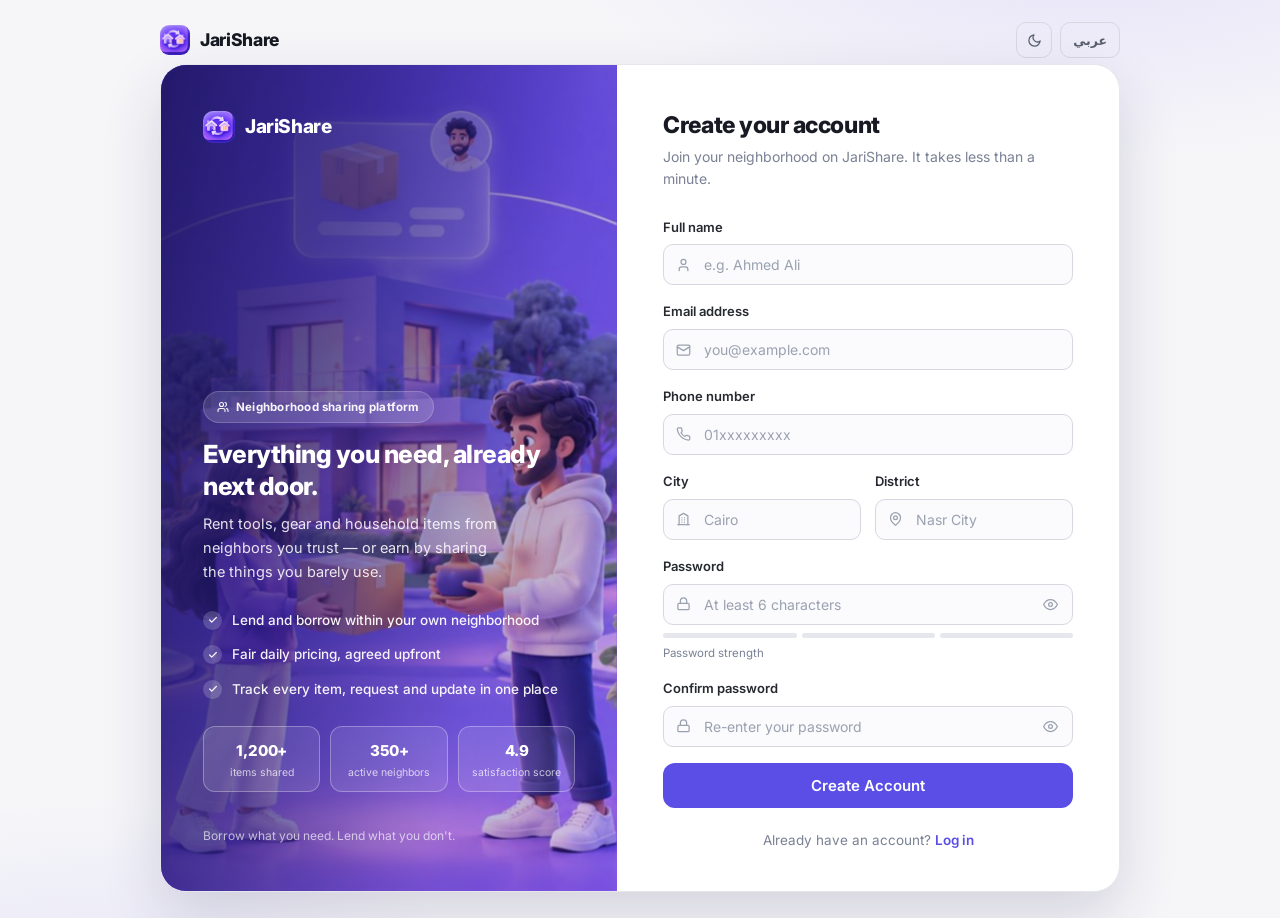
<file: register.html>
<!DOCTYPE html>
<html lang="en" dir="ltr">
<head>
  <meta charset="UTF-8">
  <meta name="viewport" content="width=device-width, initial-scale=1.0">
  <title>JariShare — Create Account</title>
  <link rel="icon" type="image/png" href="images/icon.png">
  <script>
    /* Apply saved theme before first paint */
    (function () {
      try {
        var t = localStorage.getItem("jariTheme");
        if (t !== "dark" && t !== "light") t = window.matchMedia && window.matchMedia("(prefers-color-scheme: dark)").matches ? "dark" : "light";
        document.documentElement.setAttribute("data-theme", t);
      } catch (e) {}
    })();
  </script>
  <link rel="preconnect" href="https://fonts.googleapis.com">
  <link rel="preconnect" href="https://fonts.gstatic.com" crossorigin>
  <link href="https://fonts.googleapis.com/css2?family=Cairo:wght@400;500;600;700;800&family=Inter:wght@400;500;600;700;800&display=swap" rel="stylesheet">
  <link rel="stylesheet" href="style.css">
  <script src="lang.js"></script>
</head>
<body class="auth-page" id="page-register">

  <main class="auth-card">

    <!-- Side banner -->
    <aside class="auth-banner">
      <div class="auth-brand">
        <span class="brand-mark"><img src="images/icon.png" alt="" aria-hidden="true"></span>
        JariShare
      </div>

      <div class="auth-banner-main">
        <span class="banner-badge">
          <svg width="12" height="12" viewBox="0 0 24 24" fill="none" stroke="currentColor" stroke-width="2.2" stroke-linecap="round" stroke-linejoin="round" aria-hidden="true">
            <path d="M16 21v-2a4 4 0 0 0-4-4H6a4 4 0 0 0-4 4v2"/><circle cx="9" cy="7" r="4"/><path d="M22 21v-2a4 4 0 0 0-3-3.87"/><path d="M16 3.13a4 4 0 0 1 0 7.75"/>
          </svg>
          <span data-i18n="auth.badge">Neighborhood sharing platform</span>
        </span>
        <h2 class="auth-banner-title" data-i18n="reg.bannerTitle">Everything you need, already next door.</h2>
        <p class="auth-banner-text" data-i18n="reg.bannerText">Rent tools, gear and household items from neighbors you trust — or earn by sharing the things you barely use.</p>
        <ul class="auth-points">
          <li>
            <span class="point-icon"><svg width="10" height="10" viewBox="0 0 24 24" fill="none" stroke="currentColor" stroke-width="3" stroke-linecap="round" stroke-linejoin="round"><path d="M20 6 9 17l-5-5"/></svg></span>
            <span data-i18n="reg.point1">Lend and borrow within your own neighborhood</span>
          </li>
          <li>
            <span class="point-icon"><svg width="10" height="10" viewBox="0 0 24 24" fill="none" stroke="currentColor" stroke-width="3" stroke-linecap="round" stroke-linejoin="round"><path d="M20 6 9 17l-5-5"/></svg></span>
            <span data-i18n="reg.point2">Fair daily pricing, agreed upfront</span>
          </li>
          <li>
            <span class="point-icon"><svg width="10" height="10" viewBox="0 0 24 24" fill="none" stroke="currentColor" stroke-width="3" stroke-linecap="round" stroke-linejoin="round"><path d="M20 6 9 17l-5-5"/></svg></span>
            <span data-i18n="reg.point3">Track every item, request and update in one place</span>
          </li>
        </ul>
        <div class="banner-stats">
          <div class="banner-stat"><span class="num">1,200+</span><span class="lbl" data-i18n="reg.statShared">items shared</span></div>
          <div class="banner-stat"><span class="num">350+</span><span class="lbl" data-i18n="reg.statNeighbors">active neighbors</span></div>
          <div class="banner-stat"><span class="num">4.9</span><span class="lbl" data-i18n="reg.statRating">satisfaction score</span></div>
        </div>
      </div>

      <p class="auth-banner-foot" data-i18n="reg.foot">Borrow what you need. Lend what you don't.</p>
    </aside>

    <!-- Form side -->
    <section class="auth-form-side">
      <h1 class="auth-title" data-i18n="reg.title">Create your account</h1>
      <p class="auth-subtitle" data-i18n="reg.subtitle">Join your neighborhood on JariShare. It takes less than a minute.</p>

      <form id="register-form" novalidate>
        <div class="field">
          <label class="label" for="reg-name" data-i18n="reg.name">Full name</label>
          <div class="input-wrap">
            <span class="input-icon"><svg width="15" height="15" viewBox="0 0 24 24" fill="none" stroke="currentColor" stroke-width="2" stroke-linecap="round" stroke-linejoin="round" aria-hidden="true"><path d="M19 21v-2a4 4 0 0 0-4-4H9a4 4 0 0 0-4 4v2"/><circle cx="12" cy="7" r="4"/></svg></span>
            <input type="text" id="reg-name" class="input" data-i18n-ph="reg.namePh" placeholder="e.g. Ahmed Ali" autocomplete="name" required>
          </div>
        </div>

        <div class="field">
          <label class="label" for="reg-email" data-i18n="reg.email">Email address</label>
          <div class="input-wrap">
            <span class="input-icon"><svg width="15" height="15" viewBox="0 0 24 24" fill="none" stroke="currentColor" stroke-width="2" stroke-linecap="round" stroke-linejoin="round" aria-hidden="true"><rect x="2" y="4" width="20" height="16" rx="2"/><path d="m22 7-10 6L2 7"/></svg></span>
            <input type="email" id="reg-email" class="input" data-i18n-ph="reg.emailPh" placeholder="you@example.com" autocomplete="email" required>
          </div>
        </div>

        <div class="field">
          <label class="label" for="reg-phone" data-i18n="reg.phone">Phone number</label>
          <div class="input-wrap">
            <span class="input-icon"><svg width="15" height="15" viewBox="0 0 24 24" fill="none" stroke="currentColor" stroke-width="2" stroke-linecap="round" stroke-linejoin="round" aria-hidden="true"><path d="M22 16.92v3a2 2 0 0 1-2.18 2 19.79 19.79 0 0 1-8.63-3.07 19.5 19.5 0 0 1-6-6 19.79 19.79 0 0 1-3.07-8.67A2 2 0 0 1 4.11 2h3a2 2 0 0 1 2 1.72c.13.96.36 1.9.7 2.81a2 2 0 0 1-.45 2.11L8.09 9.91a16 16 0 0 0 6 6l1.27-1.27a2 2 0 0 1 2.11-.45c.91.34 1.85.57 2.81.7A2 2 0 0 1 22 16.92z"/></svg></span>
            <input type="tel" id="reg-phone" class="input" data-i18n-ph="reg.phonePh" placeholder="01xxxxxxxxx" autocomplete="tel" required>
          </div>
        </div>

        <div class="input-grid">
          <div class="field">
            <label class="label" for="reg-city" data-i18n="reg.city">City</label>
            <div class="input-wrap">
              <span class="input-icon"><svg width="15" height="15" viewBox="0 0 24 24" fill="none" stroke="currentColor" stroke-width="2" stroke-linecap="round" stroke-linejoin="round" aria-hidden="true"><path d="M3 21h18"/><path d="M5 21V7l7-4 7 4v14"/><path d="M9.5 10h.01M13.5 10h.01M9.5 13.5h.01M13.5 13.5h.01M9.5 17h.01M13.5 17h.01"/></svg></span>
              <input type="text" id="reg-city" class="input" data-i18n-ph="reg.cityPh" placeholder="Cairo" required>
            </div>
          </div>
          <div class="field">
            <label class="label" for="reg-district" data-i18n="reg.district">District</label>
            <div class="input-wrap">
              <span class="input-icon"><svg width="15" height="15" viewBox="0 0 24 24" fill="none" stroke="currentColor" stroke-width="2" stroke-linecap="round" stroke-linejoin="round" aria-hidden="true"><path d="M20 10c0 6-8 12-8 12s-8-6-8-12a8 8 0 0 1 16 0Z"/><circle cx="12" cy="10" r="3"/></svg></span>
              <input type="text" id="reg-district" class="input" data-i18n-ph="reg.districtPh" placeholder="Nasr City" required>
            </div>
          </div>
        </div>

        <div class="field">
          <label class="label" for="reg-pass" data-i18n="reg.pass">Password</label>
          <div class="input-wrap">
            <span class="input-icon"><svg width="15" height="15" viewBox="0 0 24 24" fill="none" stroke="currentColor" stroke-width="2" stroke-linecap="round" stroke-linejoin="round" aria-hidden="true"><rect x="3" y="11" width="18" height="10" rx="2"/><path d="M7 11V7a5 5 0 0 1 10 0v4"/></svg></span>
            <input type="password" id="reg-pass" class="input" data-i18n-ph="reg.passPh" placeholder="At least 6 characters" autocomplete="new-password" minlength="6" required>
            <button type="button" class="pass-toggle" data-target="reg-pass" aria-label="Show password">
              <svg class="eye" width="15" height="15" viewBox="0 0 24 24" fill="none" stroke="currentColor" stroke-width="2" stroke-linecap="round" stroke-linejoin="round" aria-hidden="true"><path d="M1 12s4-8 11-8 11 8 11 8-4 8-11 8-11-8-11-8Z"/><circle cx="12" cy="12" r="3"/></svg>
              <svg class="eye-off" width="15" height="15" viewBox="0 0 24 24" fill="none" stroke="currentColor" stroke-width="2" stroke-linecap="round" stroke-linejoin="round" aria-hidden="true" hidden><path d="M17.94 17.94A10.07 10.07 0 0 1 12 20c-7 0-11-8-11-8a18.45 18.45 0 0 1 5.06-5.94"/><path d="M9.9 4.24A9.12 9.12 0 0 1 12 4c7 0 11 8 11 8a18.5 18.5 0 0 1-2.16 3.19"/><path d="M14.12 14.12a3 3 0 1 1-4.24-4.24"/><line x1="1" y1="1" x2="23" y2="23"/></svg>
            </button>
          </div>
          <div class="strength" id="reg-strength" data-score="0" aria-hidden="true"><span class="seg"></span><span class="seg"></span><span class="seg"></span></div>
          <p class="strength-label" id="reg-strength-label" data-i18n="reg.strength">Password strength</p>
        </div>

        <div class="field">
          <label class="label" for="reg-confirm-pass" data-i18n="reg.confirm">Confirm password</label>
          <div class="input-wrap">
            <span class="input-icon"><svg width="15" height="15" viewBox="0 0 24 24" fill="none" stroke="currentColor" stroke-width="2" stroke-linecap="round" stroke-linejoin="round" aria-hidden="true"><rect x="3" y="11" width="18" height="10" rx="2"/><path d="M7 11V7a5 5 0 0 1 10 0v4"/></svg></span>
            <input type="password" id="reg-confirm-pass" class="input" data-i18n-ph="reg.confirmPh" placeholder="Re-enter your password" autocomplete="new-password" required>
            <button type="button" class="pass-toggle" data-target="reg-confirm-pass" aria-label="Show password">
              <svg class="eye" width="15" height="15" viewBox="0 0 24 24" fill="none" stroke="currentColor" stroke-width="2" stroke-linecap="round" stroke-linejoin="round" aria-hidden="true"><path d="M1 12s4-8 11-8 11 8 11 8-4 8-11 8-11-8-11-8Z"/><circle cx="12" cy="12" r="3"/></svg>
              <svg class="eye-off" width="15" height="15" viewBox="0 0 24 24" fill="none" stroke="currentColor" stroke-width="2" stroke-linecap="round" stroke-linejoin="round" aria-hidden="true" hidden><path d="M17.94 17.94A10.07 10.07 0 0 1 12 20c-7 0-11-8-11-8a18.45 18.45 0 0 1 5.06-5.94"/><path d="M9.9 4.24A9.12 9.12 0 0 1 12 4c7 0 11 8 11 8a18.5 18.5 0 0 1-2.16 3.19"/><path d="M14.12 14.12a3 3 0 1 1-4.24-4.24"/><line x1="1" y1="1" x2="23" y2="23"/></svg>
            </button>
          </div>
        </div>

        <button type="submit" id="register-btn" class="btn btn-primary btn-lg btn-block" data-i18n="reg.btn">Create Account</button>

        <p class="auth-alt"><span data-i18n="reg.alt">Already have an account?</span> <a href="login.html" data-i18n="reg.altLink">Log in</a></p>
      </form>
    </section>

  </main>

  <script src="components.js"></script>
  <script>
    (function () {
      var passInput    = document.getElementById("reg-pass");
      var confirmInput = document.getElementById("reg-confirm-pass");
      var strengthEl   = document.getElementById("reg-strength");
      var strengthLabel = document.getElementById("reg-strength-label");

      /* ---- Password show / hide toggles ---- */
      function syncA11y() {
        document.querySelectorAll(".pass-toggle").forEach(function (btn) {
          var input = document.getElementById(btn.getAttribute("data-target"));
          var showing = input.type === "text";
          btn.setAttribute("aria-label", Jari.t(showing ? "auth.hidePass" : "auth.showPass"));
        });
      }
      document.querySelectorAll(".pass-toggle").forEach(function (btn) {
        var input  = document.getElementById(btn.getAttribute("data-target"));
        var eye    = btn.querySelector(".eye");
        var eyeOff = btn.querySelector(".eye-off");
        btn.addEventListener("click", function () {
          var show = input.type === "password";
          input.type = show ? "text" : "password";
          eye.hidden = show;
          eyeOff.hidden = !show;
          syncA11y();
        });
      });

      /* ---- Password strength meter ---- */
      function passScore(pw) {
        var s = 0;
        if (pw.length >= 6) s++;
        if (pw.length >= 10) s++;
        if (/[A-Za-z]/.test(pw) && /\d/.test(pw)) s++;
        return Math.min(s, 3);
      }
      function syncStrength() {
        var pw = passInput.value;
        var s = pw ? passScore(pw) : 0;
        strengthEl.setAttribute("data-score", String(s));
        var key = s === 0 ? "reg.strength" : s === 1 ? "reg.strengthWeak" : s === 2 ? "reg.strengthMedium" : "reg.strengthStrong";
        strengthLabel.textContent = Jari.t(key);
        strengthLabel.className = "strength-label" + (s ? " w" + s : "");
      }
      passInput.addEventListener("input", syncStrength);

      /* ---- Clear invalid state while typing ---- */
      ["reg-name", "reg-email", "reg-phone", "reg-city", "reg-district", "reg-pass", "reg-confirm-pass"].forEach(function (id) {
        document.getElementById(id).addEventListener("input", function () { this.classList.remove("invalid"); });
      });
      function mark(id) { document.getElementById(id).classList.add("invalid"); }

      /* ---- Re-sync strings on language change ---- */
      document.addEventListener("jari:langchange", function () {
        syncA11y();
        syncStrength();
      });
      syncA11y();
      syncStrength();

      /* ---- Submit ---- */
      document.getElementById("register-form").addEventListener("submit", function (e) {
        e.preventDefault();

        var fullName    = document.getElementById("reg-name").value.trim();
        var email       = document.getElementById("reg-email").value.trim().toLowerCase();
        var phone       = document.getElementById("reg-phone").value.trim();
        var city        = document.getElementById("reg-city").value.trim();
        var district    = document.getElementById("reg-district").value.trim();
        var password    = passInput.value;
        var confirmPass = confirmInput.value;

        if (fullName.length < 2) { mark("reg-name"); return Jari.toast(Jari.t("toast.nameShort"), "error"); }
        if (password.length < 6) { mark("reg-pass"); return Jari.toast(Jari.t("toast.passShort"), "error"); }
        if (password !== confirmPass) {
          mark("reg-pass"); mark("reg-confirm-pass");
          return Jari.toast(Jari.t("toast.mismatch"), "error");
        }

        var users = JSON.parse(localStorage.getItem("jariUsers")) || [];

        if (users.some(function (u) { return u.email === email; })) {
          mark("reg-email");
          return Jari.toast(Jari.t("toast.emailTaken"), "error");
        }

        var btn = document.getElementById("register-btn");
        btn.classList.add("loading");

        setTimeout(function () {
          users.push({ name: fullName, email: email, phone: phone, city: city, district: district, password: password });
          localStorage.setItem("jariUsers", JSON.stringify(users));
          localStorage.setItem("jariCurrentUser", email);

          Jari.flash(Jari.t("flash.accountReady"));
          window.location.href = "dashboard.html";
        }, 300);
      });
    })();
  </script>
</body>
</html>
</file>
<file: style.css>
/* ==========================================================
   JariShare Design System
   Palette: indigo primary, neutral slate scale, soft elevation
   ========================================================== */

:root {
  /* Brand */
  --primary: #5B4EE6;
  --primary-hover: #4A3DD1;
  --primary-soft: #F1EFFD;
  --primary-border: #DCD8F7;
  --gradient-brand: linear-gradient(135deg, #5646E5 0%, #7C5CF0 55%, #9A6BF3 100%);

  /* Status */
  --success: #15803D;
  --success-soft: #E7F6EC;
  --warning: #B45309;
  --warning-soft: #FEF3E2;
  --danger: #DC2626;
  --danger-soft: #FDECEC;
  --danger-border: #F8C9C9;

  /* Neutrals */
  --bg: #F6F6F9;
  --surface: #FFFFFF;
  --surface-2: #F1F2F6;
  --text-900: #171A23;
  --text-700: #3A3F4C;
  --text-600: #565D6D;
  --text-500: #7A8194;
  --text-400: #9AA1B0;
  --border: #E6E7ED;
  --border-strong: #D6D8E0;

  /* Elevation */
  --shadow-sm: 0 1px 2px rgba(23, 26, 35, 0.05);
  --shadow-md: 0 6px 18px rgba(23, 26, 35, 0.07);
  --shadow-lg: 0 14px 34px rgba(23, 26, 35, 0.11);
  --shadow-xl: 0 24px 60px rgba(37, 32, 79, 0.16);

  /* Shape */
  --r-sm: 8px;
  --r-md: 12px;
  --r-lg: 16px;
  --r-xl: 20px;
  --r-pill: 999px;

  --focus-ring: 0 0 0 3px rgba(91, 78, 230, 0.18);

  color-scheme: light;

  /* Theme-aware component tokens (overridden in dark mode) */
  --nav-bg: rgba(255, 255, 255, 0.92);
  --input-bg: #FBFBFD;
  --upload-bg: #F8F7FF;
  --upload-bg-hover: #F0EDFF;
  --upload-border: #C9C2F4;
  --empty-bg: rgba(255, 255, 255, 0.6);
  --danger-text: #DC2626;
  --danger-soft-hover: #FAD9D9;

  --select-arrow: url("data:image/svg+xml,%3Csvg xmlns='http://www.w3.org/2000/svg' width='12' height='12' viewBox='0 0 24 24' fill='none' stroke='%237A8194' stroke-width='2.5' stroke-linecap='round' stroke-linejoin='round'%3E%3Cpath d='m6 9 6 6 6-6'/%3E%3C/svg%3E");

  --st-active-bg: #E7F6EC;      --st-active-fg: #15803D;
  --st-pending-bg: #FEF3E2;     --st-pending-fg: #B45309;
  --st-unavailable-bg: #EEF0F4; --st-unavailable-fg: #5B6472;
  --st-active-arrow: url("data:image/svg+xml,%3Csvg xmlns='http://www.w3.org/2000/svg' width='11' height='11' viewBox='0 0 24 24' fill='none' stroke='%2315803D' stroke-width='3' stroke-linecap='round' stroke-linejoin='round'%3E%3Cpath d='m6 9 6 6 6-6'/%3E%3C/svg%3E");
  --st-pending-arrow: url("data:image/svg+xml,%3Csvg xmlns='http://www.w3.org/2000/svg' width='11' height='11' viewBox='0 0 24 24' fill='none' stroke='%23B45309' stroke-width='3' stroke-linecap='round' stroke-linejoin='round'%3E%3Cpath d='m6 9 6 6 6-6'/%3E%3C/svg%3E");
  --st-unavailable-arrow: url("data:image/svg+xml,%3Csvg xmlns='http://www.w3.org/2000/svg' width='11' height='11' viewBox='0 0 24 24' fill='none' stroke='%235B6472' stroke-width='3' stroke-linecap='round' stroke-linejoin='round'%3E%3Cpath d='m6 9 6 6 6-6'/%3E%3C/svg%3E");
}

/* ==========================================================
   Dark mode
   ========================================================== */
[data-theme="dark"] {
  color-scheme: dark;

  --primary: #7C6FF5;
  --primary-hover: #8F84F8;
  --primary-soft: rgba(124, 111, 245, 0.16);
  --primary-border: rgba(124, 111, 245, 0.4);

  --bg: #101218;
  --surface: #191C26;
  --surface-2: #22252F;
  --text-900: #F2F3F7;
  --text-800: #E5E7EF;
  --text-700: #C6CBDA;
  --text-600: #A6ADBE;
  --text-500: #8A91A2;
  --text-400: #6E7486;
  --border: #262A37;
  --border-strong: #353A48;

  --success: #4ADE80;
  --success-soft: rgba(34, 197, 94, 0.15);
  --warning: #FBBF24;
  --warning-soft: rgba(245, 158, 11, 0.15);
  --danger: #DC2626;
  --danger-soft: rgba(220, 38, 38, 0.17);
  --danger-border: rgba(248, 113, 113, 0.4);
  --danger-text: #F87171;
  --danger-soft-hover: rgba(220, 38, 38, 0.28);

  --shadow-sm: 0 1px 2px rgba(0, 0, 0, 0.45);
  --shadow-md: 0 6px 18px rgba(0, 0, 0, 0.5);
  --shadow-lg: 0 14px 34px rgba(0, 0, 0, 0.55);
  --shadow-xl: 0 24px 60px rgba(0, 0, 0, 0.65);
  --focus-ring: 0 0 0 3px rgba(124, 111, 245, 0.35);

  --nav-bg: rgba(17, 19, 26, 0.88);
  --input-bg: #14161F;
  --upload-bg: rgba(124, 111, 245, 0.07);
  --upload-bg-hover: rgba(124, 111, 245, 0.14);
  --upload-border: rgba(124, 111, 245, 0.5);
  --empty-bg: rgba(255, 255, 255, 0.02);

  --select-arrow: url("data:image/svg+xml,%3Csvg xmlns='http://www.w3.org/2000/svg' width='12' height='12' viewBox='0 0 24 24' fill='none' stroke='%238A91A2' stroke-width='2.5' stroke-linecap='round' stroke-linejoin='round'%3E%3Cpath d='m6 9 6 6 6-6'/%3E%3C/svg%3E");

  --st-active-bg: rgba(34, 197, 94, 0.16);      --st-active-fg: #4ADE80;
  --st-pending-bg: rgba(245, 158, 11, 0.16);    --st-pending-fg: #FBBF24;
  --st-unavailable-bg: rgba(148, 156, 172, 0.16); --st-unavailable-fg: #98A0B3;
  --st-active-arrow: url("data:image/svg+xml,%3Csvg xmlns='http://www.w3.org/2000/svg' width='11' height='11' viewBox='0 0 24 24' fill='none' stroke='%234ADE80' stroke-width='3' stroke-linecap='round' stroke-linejoin='round'%3E%3Cpath d='m6 9 6 6 6-6'/%3E%3C/svg%3E");
  --st-pending-arrow: url("data:image/svg+xml,%3Csvg xmlns='http://www.w3.org/2000/svg' width='11' height='11' viewBox='0 0 24 24' fill='none' stroke='%23FBBF24' stroke-width='3' stroke-linecap='round' stroke-linejoin='round'%3E%3Cpath d='m6 9 6 6 6-6'/%3E%3C/svg%3E");
  --st-unavailable-arrow: url("data:image/svg+xml,%3Csvg xmlns='http://www.w3.org/2000/svg' width='11' height='11' viewBox='0 0 24 24' fill='none' stroke='%2398A0B3' stroke-width='3' stroke-linecap='round' stroke-linejoin='round'%3E%3Cpath d='m6 9 6 6 6-6'/%3E%3C/svg%3E");
}

* {
  margin: 0;
  padding: 0;
  box-sizing: border-box;
}

html { -webkit-text-size-adjust: 100%; }

body {
  font-family: "Inter", "Segoe UI", system-ui, -apple-system, sans-serif;
  background: var(--bg);
  color: var(--text-900);
  font-size: 15px;
  line-height: 1.6;
  -webkit-font-smoothing: antialiased;
  display: flex;
  flex-direction: column;
  min-height: 100vh;
  transition: background-color .25s ease, color .25s ease;
}

img { display: block; max-width: 100%; }
a { color: var(--primary); }
button { font-family: inherit; }
h1, h2, h3, h4 { line-height: 1.25; letter-spacing: -0.015em; }

::selection { background: rgba(91, 78, 230, 0.2); }

/* ==========================================================
   Layout helpers
   ========================================================== */
.page-shell {
  width: 100%;
  max-width: 1040px;
  margin: 0 auto;
  padding: 34px 24px 60px;
  flex: 1;
}

.page-header {
  display: flex;
  align-items: flex-end;
  justify-content: space-between;
  gap: 18px;
  margin-bottom: 26px;
  flex-wrap: wrap;
}

.page-title { font-size: 26px; font-weight: 800; color: var(--text-900); }
.page-subtitle { font-size: 14px; color: var(--text-500); margin-top: 5px; max-width: 560px; }
.back-link {
  display: inline-flex; align-items: center; gap: 6px;
  font-size: 13px; font-weight: 600; color: var(--text-500);
  text-decoration: none; margin-bottom: 14px; transition: color .15s;
}
.back-link:hover { color: var(--primary); }

/* ==========================================================
   Buttons
   ========================================================== */
.btn {
  display: inline-flex; align-items: center; justify-content: center; gap: 8px;
  border: 0; cursor: pointer; text-decoration: none;
  padding: 11px 18px; border-radius: 10px;
  font-size: 14px; font-weight: 600; letter-spacing: 0;
  transition: background .18s, color .18s, border-color .18s, box-shadow .18s, transform .1s;
  white-space: nowrap;
}
.btn:active { transform: translateY(1px); }
.btn:focus-visible { outline: none; box-shadow: var(--focus-ring); }

.btn-primary { background: var(--primary); color: #fff; }
.btn-primary:hover { background: var(--primary-hover); box-shadow: var(--shadow-md); }
.btn-outline { background: var(--surface); color: var(--text-700); border: 1px solid var(--border-strong); }
.btn-outline:hover { border-color: var(--primary); color: var(--primary); background: var(--primary-soft); }
.btn-ghost { background: transparent; color: var(--text-600); }
.btn-ghost:hover { background: var(--surface-2); color: var(--text-900); }
.btn-danger { background: var(--danger-soft); color: var(--danger); }
.btn-danger:hover { background: #FAD9D9; }
.btn-danger-solid { background: var(--danger); color: #fff; }
.btn-danger-solid:hover { background: #C11C1C; box-shadow: var(--shadow-md); }
.btn-lg { padding: 13px 22px; font-size: 15px; border-radius: 12px; }
.btn-sm { padding: 8px 14px; font-size: 13px; border-radius: 9px; }
.btn-block { width: 100%; }

/* ==========================================================
   Forms
   ========================================================== */
.field { margin-bottom: 16px; }
.label { display: block; font-size: 13px; font-weight: 600; color: var(--text-800, #26292f); margin-bottom: 7px; }
.label .req { color: var(--text-400); font-weight: 500; }

.input, .select, .textarea {
  width: 100%; padding: 11px 13px;
  border: 1px solid var(--border-strong); border-radius: 10px;
  background: var(--input-bg); color: var(--text-900);
  font-size: 14px; font-family: inherit; outline: none;
  transition: border-color .18s, box-shadow .18s, background .18s;
}
.textarea { resize: vertical; min-height: 92px; }
.input:focus, .select:focus, .textarea:focus {
  background: var(--surface); border-color: var(--primary); box-shadow: var(--focus-ring);
}
.input::placeholder, .textarea::placeholder { color: var(--text-400); }

.select {
  appearance: none;
  background-image: url("data:image/svg+xml,%3Csvg xmlns='http://www.w3.org/2000/svg' width='12' height='12' viewBox='0 0 24 24' fill='none' stroke='%237A8194' stroke-width='2.5' stroke-linecap='round' stroke-linejoin='round'%3E%3Cpath d='m6 9 6 6 6-6'/%3E%3C/svg%3E");
  background-repeat: no-repeat;
  background-position: right 13px center;
  padding-right: 36px;
}

.input-grid { display: grid; grid-template-columns: 1fr 1fr; gap: 14px; }
.hint { font-size: 12px; color: var(--text-500); margin-top: 6px; }

/* ==========================================================
   Cards & shared surfaces
   ========================================================== */
.card {
  background: var(--surface);
  border: 1px solid var(--border);
  border-radius: var(--r-lg);
  box-shadow: var(--shadow-sm);
}

/* ==========================================================
   Navbar (injected by components.js)
   ========================================================== */
.navbar {
  position: sticky; top: 0; z-index: 900;
  background: var(--nav-bg);
  backdrop-filter: blur(10px);
  border-bottom: 1px solid var(--border);
  transition: background-color .25s ease, border-color .25s ease;
}
.navbar-inner {
  max-width: 1120px; margin: 0 auto; padding: 0 24px;
  height: 64px; display: flex; align-items: center; justify-content: space-between; gap: 18px;
}
.nav-brand {
  display: inline-flex; align-items: center; gap: 10px;
  font-size: 17px; font-weight: 800; color: var(--text-900); text-decoration: none;
  letter-spacing: -0.02em;
}
.brand-mark {
  width: 30px; height: 30px; border-radius: 9px;
  display: grid; place-items: center; flex: none;
  overflow: hidden;
}
.brand-mark img { width: 100%; height: 100%; object-fit: cover; display: block; }
.nav-links { display: flex; align-items: center; gap: 2px; flex-wrap: wrap; }
.nav-link {
  padding: 8px 13px; border-radius: 9px;
  font-size: 13.5px; font-weight: 600; color: var(--text-600); text-decoration: none;
  transition: color .15s, background .15s;
}
.nav-link:hover { color: var(--primary); background: var(--primary-soft); }
.nav-link.active { color: var(--primary); background: var(--primary-soft); }
.nav-logout {
  padding: 8px 13px; border-radius: 9px; border: 0; background: none; cursor: pointer;
  font-size: 13.5px; font-weight: 600; color: var(--text-500); transition: color .15s, background .15s;
  font-family: inherit;
}
.nav-logout:hover { color: var(--danger); background: var(--danger-soft); }
.btn-nav-add {
  padding: 9px 16px; border-radius: 10px;
  background: var(--primary); color: #fff !important;
  font-size: 13.5px; font-weight: 600; text-decoration: none;
  transition: background .18s, box-shadow .18s;
  box-shadow: var(--shadow-sm);
}
.btn-nav-add:hover { background: var(--primary-hover); box-shadow: var(--shadow-md); color: #fff !important; }
.nav-divider { width: 1px; height: 22px; background: var(--border); margin: 0 8px; }

/* ==========================================================
   Footer (injected by components.js)
   ========================================================== */
.footer { background: var(--surface); border-top: 1px solid var(--border); margin-top: auto; }
.footer-inner {
  max-width: 1120px; margin: 0 auto; padding: 26px 24px;
  display: flex; align-items: center; justify-content: space-between; gap: 14px; flex-wrap: wrap;
}
.footer-brand { display: inline-flex; align-items: center; gap: 9px; font-weight: 700; font-size: 14.5px; color: var(--text-900); }
.footer-brand .brand-mark { width: 24px; height: 24px; border-radius: 7px; }
.footer-copy { font-size: 12.5px; color: var(--text-500); }

/* ==========================================================
   Toasts (injected by components.js)
   ========================================================== */
.toast-wrap {
  position: fixed; top: 78px; right: 22px; z-index: 1400;
  display: flex; flex-direction: column; gap: 10px; pointer-events: none;
}
.toast {
  display: flex; align-items: flex-start; gap: 11px;
  min-width: 280px; max-width: 360px;
  background: var(--surface); border: 1px solid var(--border);
  border-radius: 13px; box-shadow: var(--shadow-lg);
  padding: 13px 15px;
  animation: toast-in .28s cubic-bezier(.2, .9, .3, 1.2);
  pointer-events: auto;
}
.toast.leaving { animation: toast-out .24s ease forwards; }
.toast-icon {
  width: 22px; height: 22px; border-radius: 50%; flex: none;
  display: grid; place-items: center; margin-top: 1px;
}
.toast-msg { font-size: 13.5px; font-weight: 500; color: var(--text-700); line-height: 1.45; }
.toast-success .toast-icon { background: var(--success-soft); color: var(--success); }
.toast-error .toast-icon { background: var(--danger-soft); color: var(--danger); }
.toast-info .toast-icon { background: var(--primary-soft); color: var(--primary); }
@keyframes toast-in { from { opacity: 0; transform: translateY(-8px) scale(.97); } to { opacity: 1; transform: none; } }
@keyframes toast-out { to { opacity: 0; transform: translateY(-6px); } }

/* ==========================================================
   Modal confirm (injected by components.js)
   ========================================================== */
.modal-overlay {
  position: fixed; inset: 0; z-index: 1500;
  background: rgba(18, 16, 40, 0.5);
  display: grid; place-items: center; padding: 20px;
  animation: fade-in .16s ease;
}
.modal-card {
  width: min(420px, 100%);
  background: var(--surface); border-radius: 18px;
  box-shadow: var(--shadow-xl);
  padding: 26px;
  animation: modal-in .2s cubic-bezier(.2, .9, .3, 1.15);
}
.modal-title { font-size: 17px; font-weight: 700; color: var(--text-900); }
.modal-text { font-size: 14px; color: var(--text-600); margin-top: 9px; line-height: 1.6; }
.modal-actions { display: flex; justify-content: flex-end; gap: 10px; margin-top: 24px; }
@keyframes fade-in { from { opacity: 0; } }
@keyframes modal-in { from { opacity: 0; transform: translateY(10px) scale(.98); } to { opacity: 1; transform: none; } }

/* ==========================================================
   Auth pages — Register & Login (split card)
   ========================================================== */
.auth-page {
  min-height: 100vh;
  display: grid; place-items: center;
  padding: 40px 20px;
  background:
    radial-gradient(900px 420px at 85% -10%, rgba(122, 92, 243, 0.14), transparent 60%),
    radial-gradient(700px 380px at 8% 110%, rgba(91, 78, 230, 0.10), transparent 55%),
    var(--bg);
}

.auth-card {
  display: flex;
  width: 100%; max-width: 960px;
  background: var(--surface);
  border: 1px solid var(--border);
  border-radius: 24px; overflow: hidden;
  box-shadow: var(--shadow-xl);
}

.auth-banner {
  flex: 1;
  background: var(--gradient-brand);
  color: #fff;
  padding: 46px 42px;
  display: flex; flex-direction: column;
  position: relative;
  overflow: hidden;
}
/* The 3D neighborhood artwork as the banner background */
.auth-banner::before {
  content: ""; position: absolute; inset: 0;
  background: url("images/auth-bg.jpg") center / cover no-repeat;
}
/* Indigo readability layer so the white copy stays crisp over the photo */
.auth-banner::after {
  content: ""; position: absolute; inset: 0;
  background: linear-gradient(102deg,
    rgba(30, 22, 98, .95) 0%,
    rgba(40, 30, 124, .74) 36%,
    rgba(52, 40, 152, .36) 70%,
    rgba(58, 45, 160, .2) 100%);
  pointer-events: none;
}
/* RTL text hugs the banner's right edge — mirror the shading with it */
[dir="rtl"] .auth-banner::after {
  background: linear-gradient(258deg,
    rgba(30, 22, 98, .95) 0%,
    rgba(40, 30, 124, .74) 36%,
    rgba(52, 40, 152, .36) 70%,
    rgba(58, 45, 160, .2) 100%);
}
@media (prefers-reduced-motion: no-preference) {
  .auth-banner::before {
    animation: bannerDrift 44s ease-in-out infinite alternate;
    will-change: transform;
  }
  @keyframes bannerDrift {
    from { transform: scale(1); }
    to   { transform: scale(1.09) translate(1.4%, -1.6%); }
  }
}
.auth-brand {
  display: inline-flex; align-items: center; gap: 10px;
  font-size: 19px; font-weight: 800; letter-spacing: -0.02em;
  position: relative; z-index: 1;
}
.auth-brand .brand-mark { width: 32px; height: 32px; border-radius: 10px; }
.auth-banner-main { margin-top: auto; position: relative; z-index: 1; }
.auth-banner-title { font-size: 25px; font-weight: 800; letter-spacing: -0.02em; margin-bottom: 10px; }
.auth-banner-text { font-size: 14.5px; line-height: 1.65; color: rgba(255,255,255,.88); max-width: 300px; }
.auth-points { list-style: none; margin-top: 26px; display: flex; flex-direction: column; gap: 13px; position: relative; z-index: 1; }
.auth-points li { display: flex; align-items: flex-start; gap: 10px; font-size: 13.5px; font-weight: 500; color: rgba(255,255,255,.94); }
.point-icon {
  width: 19px; height: 19px; border-radius: 50%; flex: none; margin-top: 1px;
  background: rgba(255,255,255,.18);
  display: grid; place-items: center;
}
.auth-banner-foot { margin-top: 34px; font-size: 12px; color: rgba(255,255,255,.66); position: relative; z-index: 1; }

.auth-form-side {
  flex: 1.1;
  padding: 46px 46px 40px;
  display: flex; flex-direction: column; justify-content: center;
}
.auth-title { font-size: 23px; font-weight: 800; color: var(--text-900); letter-spacing: -0.02em; }
.auth-subtitle { font-size: 14px; color: var(--text-500); margin: 6px 0 26px; }
.auth-alt {
  margin-top: 22px; font-size: 13.5px; color: var(--text-500); text-align: center;
}
.auth-alt a { color: var(--primary); font-weight: 600; text-decoration: none; }
.auth-alt a:hover { text-decoration: underline; }

/* ==========================================================
   Add Item page
   ========================================================== */
.form-card {
  width: 100%; max-width: 720px;
  margin: 0 auto;
  background: var(--surface);
  border: 1px solid var(--border);
  border-radius: var(--r-xl);
  box-shadow: var(--shadow-sm);
  padding: 32px;
}

.upload-box {
  border: 2px dashed #C9C2F4;
  background: #F8F7FF;
  border-radius: var(--r-lg);
  padding: 34px 20px;
  text-align: center;
  cursor: pointer;
  transition: border-color .18s, background .18s;
  display: block;
  margin-bottom: 16px;
}
.upload-box:hover, .upload-box.dragging { border-color: var(--primary); background: #F0EDFF; }
.upload-icon {
  width: 44px; height: 44px; margin: 0 auto 12px;
  border-radius: 50%;
  background: var(--primary-soft); color: var(--primary);
  display: grid; place-items: center;
}
.upload-title { font-size: 14px; font-weight: 700; color: var(--primary); }
.upload-hint { font-size: 12.5px; color: var(--text-500); margin-top: 5px; }
.preview-row { display: flex; align-items: center; gap: 12px; margin: -6px 0 18px; }
.image-preview {
  width: 88px; height: 88px;
  border-radius: var(--r-md); object-fit: cover;
  border: 1px solid var(--border);
  background: var(--surface-2);
}
.preview-name { font-size: 13px; font-weight: 600; color: var(--text-700); }
.preview-meta { font-size: 12px; color: var(--text-500); margin-top: 3px; }

/* ==========================================================
   My Items page
   ========================================================== */
.tabs {
  display: inline-flex;
  background: var(--surface-2);
  border-radius: 12px;
  padding: 4px; gap: 2px;
  margin-bottom: 22px;
}
.tab {
  border: 0; background: transparent; cursor: pointer;
  padding: 8px 16px; border-radius: 9px;
  font-size: 13px; font-weight: 600; color: var(--text-600);
  transition: color .15s;
  display: inline-flex; align-items: center; gap: 7px;
  font-family: inherit;
}
.tab:hover { color: var(--text-900); }
.tab.active { background: var(--surface); color: var(--text-900); box-shadow: var(--shadow-sm); }
.tab .dot { width: 8px; height: 8px; border-radius: 50%; display: inline-block; }
.dot-all { background: var(--text-400); }
.dot-active { background: #22C55E; }
.dot-pending { background: #F59E0B; }
.dot-unavailable { background: #B6BCC9; }

.items-list { display: flex; flex-direction: column; gap: 12px; }
.item-card {
  display: flex; align-items: center; gap: 16px;
  background: var(--surface);
  border: 1px solid var(--border);
  border-radius: var(--r-lg);
  padding: 14px 16px;
  transition: box-shadow .18s, border-color .18s;
}
.item-card:hover { border-color: var(--primary-border); box-shadow: var(--shadow-md); }
.item-thumb {
  width: 64px; height: 64px; flex: none;
  border-radius: var(--r-md); object-fit: cover;
  background: var(--surface-2);
  border: 1px solid var(--border);
}
.item-info { flex: 1; min-width: 0; }
.item-name { font-size: 15px; font-weight: 700; color: var(--text-900); overflow: hidden; text-overflow: ellipsis; white-space: nowrap; }
.item-price { font-size: 13px; font-weight: 700; color: var(--primary); margin-top: 3px; }
.item-cat { font-size: 12px; color: var(--text-500); margin-top: 2px; }

.status-select {
  border: 0; cursor: pointer;
  padding: 8px 32px 8px 30px;
  border-radius: var(--r-pill);
  font-size: 12.5px; font-weight: 700; font-family: inherit;
  appearance: none;
  background-repeat: no-repeat;
  background-position: right 12px center;
  background-size: 11px;
  transition: filter .15s;
}
.status-select:hover { filter: brightness(.97); }
.status-select:focus-visible { outline: none; box-shadow: var(--focus-ring); }
.st-active {
  background-color: var(--success-soft); color: var(--success);
  background-image: url("data:image/svg+xml,%3Csvg xmlns='http://www.w3.org/2000/svg' width='11' height='11' viewBox='0 0 24 24' fill='none' stroke='%2315803D' stroke-width='3' stroke-linecap='round' stroke-linejoin='round'%3E%3Cpath d='m6 9 6 6 6-6'/%3E%3C/svg%3E");
}
.st-pending {
  background-color: var(--warning-soft); color: var(--warning);
  background-image: url("data:image/svg+xml,%3Csvg xmlns='http://www.w3.org/2000/svg' width='11' height='11' viewBox='0 0 24 24' fill='none' stroke='%23B45309' stroke-width='3' stroke-linecap='round' stroke-linejoin='round'%3E%3Cpath d='m6 9 6 6 6-6'/%3E%3C/svg%3E");
}
.st-unavailable {
  background-color: #EEF0F4; color: #5B6472;
  background-image: url("data:image/svg+xml,%3Csvg xmlns='http://www.w3.org/2000/svg' width='11' height='11' viewBox='0 0 24 24' fill='none' stroke='%235B6472' stroke-width='3' stroke-linecap='round' stroke-linejoin='round'%3E%3Cpath d='m6 9 6 6 6-6'/%3E%3C/svg%3E");
}

.item-actions { display: flex; gap: 8px; }
.icon-btn {
  width: 34px; height: 34px; flex: none;
  border: 1px solid var(--border-strong); border-radius: 10px;
  background: var(--surface); color: var(--text-500);
  display: grid; place-items: center;
  cursor: pointer; transition: color .15s, border-color .15s, background .15s;
}
.icon-btn:hover { color: var(--primary); border-color: var(--primary-border); background: var(--primary-soft); }
.icon-btn.danger:hover { color: var(--danger); border-color: var(--danger-border); background: var(--danger-soft); }
.icon-btn:focus-visible { outline: none; box-shadow: var(--focus-ring); }

/* Empty state */
.empty-state {
  border: 1.5px dashed var(--border-strong);
  border-radius: var(--r-lg);
  background: rgba(255, 255, 255, 0.6);
  padding: 48px 24px;
  text-align: center;
}
.empty-icon {
  width: 52px; height: 52px; margin: 0 auto 14px;
  border-radius: 50%;
  background: var(--surface-2); color: var(--text-400);
  display: grid; place-items: center;
}
.empty-title { font-size: 15.5px; font-weight: 700; color: var(--text-800, #26292f); }
.empty-text { font-size: 13.5px; color: var(--text-500); margin-top: 6px; }
.empty-action { margin-top: 20px; }

/* ==========================================================
   Dashboard
   ========================================================== */
.dash {
  display: flex;
  width: 100%;
  max-width: 1120px; margin: 0 auto;
  padding: 0 24px;
  gap: 30px;
  flex: 1;
  min-height: calc(100vh - 65px);
}
.sidebar {
  width: 246px; flex: none;
  padding: 26px 0 30px;
  display: flex; flex-direction: column;
}
.side-user { display: flex; align-items: center; gap: 12px; padding: 0 4px 20px; border-bottom: 1px solid var(--border); margin-bottom: 14px; }
.side-avatar {
  width: 42px; height: 42px; flex: none;
  border-radius: 50%;
  background: var(--gradient-brand);
  color: #fff; font-size: 15px; font-weight: 700;
  display: grid; place-items: center;
}
.side-name { font-size: 14px; font-weight: 700; color: var(--text-900); }
.side-email { font-size: 12px; color: var(--text-500); overflow: hidden; text-overflow: ellipsis; max-width: 150px; }
.side-menu { display: flex; flex-direction: column; gap: 3px; }
.menu-item {
  display: flex; align-items: center; gap: 11px;
  padding: 10px 12px; border-radius: 10px;
  font-size: 13.5px; font-weight: 600; color: var(--text-700);
  text-decoration: none;
  transition: background .15s, color .15s;
}
.menu-item svg { flex: none; color: var(--text-500); transition: color .15s; }
.menu-item:hover { background: var(--surface-2); color: var(--text-900); }
.menu-item:hover svg { color: var(--text-700); }
.menu-item.active { background: var(--primary-soft); color: var(--primary); }
.menu-item.active svg { color: var(--primary); }
.side-logout {
  margin-top: auto;
  display: flex; align-items: center; gap: 11px;
  padding: 10px 12px; border-radius: 10px;
  font-size: 13.5px; font-weight: 600;
  color: var(--text-500); background: none; border: 0; cursor: pointer;
  transition: background .15s, color .15s;
  font-family: inherit;
}
.side-logout:hover { background: var(--danger-soft); color: var(--danger); }

.dash-main { flex: 1; padding: 26px 0 50px; min-width: 0; }
.dash-title { font-size: 25px; font-weight: 800; color: var(--text-900); letter-spacing: -0.02em; }
.dash-subtitle { font-size: 14px; color: var(--text-500); margin: 5px 0 26px; }

.stats-grid {
  display: grid; grid-template-columns: repeat(3, 1fr); gap: 16px;
  margin-bottom: 26px;
}
.stat-card {
  --stat-accent: var(--primary);
  background: var(--surface);
  border: 1px solid var(--border);
  border-radius: 16px;
  padding: 18px 20px 20px;
  display: flex; flex-direction: column; gap: 10px;
  position: relative;
  overflow: hidden;
  text-decoration: none;
  transition: box-shadow .18s, border-color .18s, transform .18s;
}
.stat-card::before {
  content: ""; position: absolute;
  inset-block: 0; inset-inline-start: 0;
  width: 3px;
  background: linear-gradient(to bottom, transparent, var(--stat-accent) 18%, var(--stat-accent) 82%, transparent);
  opacity: 0;
  transition: opacity .18s;
}
.stat-card.ok { --stat-accent: var(--success); }
.stat-card.warn { --stat-accent: var(--warning); }
.stat-card:hover { border-color: var(--primary-border); box-shadow: var(--shadow-md); transform: translateY(-2px); }
.stat-card:hover::before { opacity: 1; }
.stat-head { display: flex; align-items: center; justify-content: space-between; gap: 10px; }
.stat-label { font-size: 12.5px; font-weight: 600; color: var(--text-500); }
.stat-icon {
  width: 38px; height: 38px; border-radius: 11px;
  display: grid; place-items: center;
  transition: transform .18s;
}
.stat-card:hover .stat-icon { transform: scale(1.06); }
.stat-icon.primary { background: var(--primary-soft); color: var(--primary); }
.stat-icon.success { background: var(--success-soft); color: var(--success); }
.stat-icon.warning { background: var(--warning-soft); color: var(--warning); }
.stat-value { font-size: 30px; font-weight: 800; color: var(--text-900); letter-spacing: -0.02em; line-height: 1.05; }
.stat-note {
  font-size: 12px; color: var(--text-400);
  display: inline-flex; align-items: center; gap: 7px;
}
.stat-note::before {
  content: ""; flex: none;
  width: 7px; height: 7px; border-radius: 50%;
  background: var(--stat-accent);
  opacity: .85;
}

.activity-card {
  background: var(--surface);
  border: 1px solid var(--border);
  border-radius: var(--r-lg);
  padding: 22px 24px;
}
.activity-head { display: flex; align-items: center; justify-content: space-between; margin-bottom: 8px; }
.activity-title { font-size: 15px; font-weight: 700; color: var(--text-900); }
.activity-link { font-size: 12.5px; font-weight: 600; color: var(--primary); text-decoration: none; }
.activity-row {
  display: flex; align-items: flex-start; gap: 12px;
  padding: 13px 0; border-bottom: 1px solid var(--border);
}
.activity-row:last-child { border-bottom: 0; }
.act-dot { width: 8px; height: 8px; border-radius: 50%; background: var(--primary); flex: none; margin-top: 7px; }
.act-text { font-size: 13.5px; color: var(--text-700); line-height: 1.5; }
.act-time { font-size: 12px; color: var(--text-400); margin-top: 2px; }

/* ==========================================================
   Messages & notifications
   ========================================================== */
.msg-row {
  display: flex; align-items: flex-start; gap: 14px;
  padding: 15px 4px;
  border-bottom: 1px solid var(--border);
}
.msg-row:last-child { border-bottom: 0; }
.msg-avatar {
  width: 42px; height: 42px; flex: none;
  border-radius: 50%;
  background: var(--surface-2);
  color: var(--text-600); font-size: 14px; font-weight: 700;
  display: grid; place-items: center;
}
.msg-avatar.accent { background: var(--primary-soft); color: var(--primary); }
.msg-body { flex: 1; min-width: 0; }
.msg-name { font-size: 14px; font-weight: 700; color: var(--text-900); }
.msg-text { font-size: 13.5px; color: var(--text-600); margin-top: 3px; line-height: 1.5; }
.msg-time { font-size: 12px; color: var(--text-400); margin-top: 4px; }

.panels-note { font-size: 12.5px; color: var(--text-400); margin-top: 18px; text-align: center; }

/* ==========================================================
   About page
   ========================================================== */
.about-hero { text-align: center; padding: 52px 0 44px; }
.about-kicker {
  display: inline-flex; align-items: center; gap: 7px;
  font-size: 12px; font-weight: 700; letter-spacing: .08em; text-transform: uppercase;
  color: var(--primary);
  background: var(--primary-soft);
  padding: 7px 14px; border-radius: var(--r-pill);
  margin-bottom: 18px;
}
.about-title { font-size: 34px; font-weight: 800; letter-spacing: -0.03em; color: var(--text-900); }
.about-lead { font-size: 16px; color: var(--text-600); max-width: 640px; margin: 14px auto 0; line-height: 1.75; }

.values-grid {
  display: grid; grid-template-columns: repeat(3, 1fr); gap: 18px;
  margin: 10px 0 34px;
}
.value-card {
  background: var(--surface);
  border: 1px solid var(--border);
  border-radius: 18px;
  padding: 26px 24px;
  transition: box-shadow .18s, border-color .18s, transform .18s;
}
.value-card:hover { border-color: var(--primary-border); box-shadow: var(--shadow-md); transform: translateY(-2px); }
.value-icon {
  width: 44px; height: 44px; border-radius: 12px;
  background: var(--primary-soft); color: var(--primary);
  display: grid; place-items: center;
  margin-bottom: 16px;
}
.value-title { font-size: 15.5px; font-weight: 700; color: var(--text-900); }
.value-text { font-size: 13.5px; color: var(--text-600); margin-top: 7px; line-height: 1.65; }

.about-cta {
  background: var(--gradient-brand);
  border-radius: 22px;
  padding: 44px 32px;
  text-align: center;
  color: #fff;
  position: relative; overflow: hidden;
}
.about-cta::after {
  content: ""; position: absolute; inset: 0;
  background: radial-gradient(500px 260px at 80% 0%, rgba(255,255,255,.16), transparent 60%);
  pointer-events: none;
}
.cta-title { font-size: 24px; font-weight: 800; letter-spacing: -0.02em; position: relative; }
.cta-text { font-size: 14.5px; color: rgba(255,255,255,.86); margin: 10px auto 0; max-width: 480px; position: relative; }
.cta-actions { display: flex; justify-content: center; gap: 12px; margin-top: 26px; position: relative; }
.cta-btn-light { background: #fff; color: var(--primary); }
.cta-btn-light:hover { background: #F1EFFD; box-shadow: var(--shadow-lg); }
.cta-btn-outline {
  background: transparent; color: #fff;
  box-shadow: inset 0 0 0 1.5px rgba(255,255,255,.45);
}
.cta-btn-outline:hover { background: rgba(255,255,255,.12); }

/* ==========================================================
   Responsive
   ========================================================== */
[hidden] { display: none !important; }

@media (max-width: 960px) {
  .values-grid { grid-template-columns: 1fr; }
  .auth-card { flex-direction: column; max-width: 560px; }
  .auth-banner { padding: 32px 34px; }
  .auth-banner-main { margin-top: 18px; }
  .auth-points { margin-top: 18px; }
  .auth-banner-foot { margin-top: 26px; }
  .auth-form-side { padding: 34px 30px; }
  .stats-grid { grid-template-columns: 1fr; }
}

@media (max-width: 760px) {
  .navbar-inner { padding: 0 16px; height: auto; padding-top: 10px; padding-bottom: 10px; flex-wrap: wrap; }
  .dash { flex-direction: column; padding: 0 16px; gap: 0; }
  .sidebar { width: 100%; padding-top: 18px; border-bottom: 1px solid var(--border); }
  .side-menu { flex-direction: row; flex-wrap: wrap; gap: 6px; padding-bottom: 12px; }
  .side-user { border-bottom: 0; padding-bottom: 8px; }
  .dash-main { padding-top: 20px; }
  .page-shell { padding: 24px 16px 46px; }
  .input-grid { grid-template-columns: 1fr; }
  .item-card { flex-wrap: wrap; }
  .item-actions { width: 100%; justify-content: flex-end; }
  .toast-wrap { right: 12px; left: 12px; }
  .toast { max-width: none; }
}

@media (max-width: 520px) {
  .nav-links { gap: 0; }
  .navbar .nav-link { padding: 7px 9px; font-size: 12.5px; }
  .btn-nav-add { padding: 8px 12px; font-size: 12.5px; }
}

/* ==========================================================
   Theme & language wiring (applies over the base rules)
   ========================================================== */
.btn-danger { color: var(--danger-text); }
.btn-danger:hover { background: var(--danger-soft-hover); }
.icon-btn.danger:hover { color: var(--danger-text); }
.nav-logout:hover, .side-logout:hover { color: var(--danger-text); }

.select { background-image: var(--select-arrow); }
.upload-box { border-color: var(--upload-border); background: var(--upload-bg); }
.upload-box:hover, .upload-box.dragging { background: var(--upload-bg-hover); border-color: var(--primary); }
.empty-state { background: var(--empty-bg); }

.st-active { background-color: var(--st-active-bg); color: var(--st-active-fg); background-image: var(--st-active-arrow); }
.st-pending { background-color: var(--st-pending-bg); color: var(--st-pending-fg); background-image: var(--st-pending-arrow); }
.st-unavailable { background-color: var(--st-unavailable-bg); color: var(--st-unavailable-fg); background-image: var(--st-unavailable-arrow); }

/* ==========================================================
   Brand mark — the 3D icon artwork (images/icon.png)
   ========================================================== */

/* ==========================================================
   Navbar tools — theme & language switches
   ========================================================== */
.nav-tools { display: flex; align-items: center; gap: 8px; }
.theme-toggle, .lang-toggle {
  height: 36px; min-width: 36px;
  border: 1px solid var(--border-strong); border-radius: 10px;
  background: transparent; color: var(--text-600);
  display: grid; place-items: center;
  cursor: pointer; font-family: inherit; font-size: 12.5px; font-weight: 700;
  transition: color .18s, border-color .18s, background .18s, box-shadow .18s;
}
.theme-toggle { width: 36px; padding: 0; }
.lang-toggle { padding: 0 12px; }
.theme-toggle:hover, .lang-toggle:hover {
  color: var(--primary); border-color: var(--primary-border); background: var(--primary-soft);
}
.theme-toggle:focus-visible, .lang-toggle:focus-visible { outline: none; box-shadow: var(--focus-ring); }

/* ==========================================================
   Responsive navigation — hamburger panel
   ========================================================== */
.nav-burger {
  display: none;
  width: 38px; height: 38px; flex: none;
  border: 1px solid var(--border-strong); border-radius: 10px;
  background: var(--surface); color: var(--text-600);
  cursor: pointer; place-items: center;
  transition: color .18s, border-color .18s, background .18s;
}
.nav-burger:hover { color: var(--primary); border-color: var(--primary-border); background: var(--primary-soft); }
.nav-burger:focus-visible { outline: none; box-shadow: var(--focus-ring); }

@media (max-width: 1020px) {
  .navbar-inner { position: relative; }
  .nav-burger { display: grid; }
  .nav-links {
    display: none;
    position: absolute; top: calc(100% - 2px); left: 16px; right: 16px;
    background: var(--surface);
    border: 1px solid var(--border);
    border-radius: 14px;
    box-shadow: var(--shadow-lg);
    padding: 8px; gap: 2px;
    flex-direction: column; align-items: stretch;
  }
  .nav-links.open { display: flex; }
  .nav-link { padding: 11px 14px; font-size: 14px; }
  .nav-divider { display: none; }
  .btn-nav-add { text-align: center; margin-top: 4px; }
}

/* ==========================================================
   Arabic typography & RTL
   ========================================================== */
html[lang="ar"] body { font-family: "Cairo", "Segoe UI", Tahoma, sans-serif; }
html[lang="ar"] * { letter-spacing: 0; }

[dir="rtl"] .select { background-position: left 13px center; padding-left: 36px; padding-right: 13px; }
[dir="rtl"] .status-select { background-position: left 10px center; padding-left: 30px; padding-right: 15px; }
[dir="rtl"] .back-link svg { transform: scaleX(-1); }
[dir="rtl"] .toast-wrap { right: auto; left: 22px; }
[dir="rtl"] .nav-logout { text-align: right; }

/* ==========================================================
   Phones & small tablets
   ========================================================== */
@media (max-width: 640px) {
  .page-title, .dash-title { font-size: 21px; }
  .about-title { font-size: 25px; }

  .auth-title { font-size: 20px; }
  .auth-banner-title { font-size: 20px; }
  .form-card { padding: 22px 18px; }
  .tabs { max-width: 100%; overflow-x: auto; -webkit-overflow-scrolling: touch; scrollbar-width: none; }
  .tabs::-webkit-scrollbar { display: none; }
  .item-card { flex-wrap: wrap; }
  .item-info { flex-basis: calc(100% - 96px); }
  .item-actions { width: 100%; justify-content: flex-end; }
  .status-select { flex: 1; text-align: center; }
  .icon-btn { width: 40px; height: 40px; }
  .dash-main { padding-top: 16px; }
  .page-header { align-items: flex-start; }
  .empty-state { padding: 38px 16px; }
  .activity-card { padding: 18px; }
  .stat-card { padding: 17px; }
  .stat-value { font-size: 24px; }
  .footer-inner { justify-content: center; text-align: center; flex-direction: column; gap: 6px; }
  .navbar-inner { padding-left: 12px; padding-right: 12px; }
}

/* ==========================================================
   Add Item — price input & upload text layout
   ========================================================== */
.upload-box { position: relative; }
.upload-text { display: flex; flex-direction: column; align-items: center; gap: 5px; margin-top: 14px; }

.price-row { position: relative; width: 100%; }
.price-row .input { padding-right: 58px; }
.price-unit {
  position: absolute; right: 14px; top: 50%; transform: translateY(-50%);
  font-size: 13px; font-weight: 600; color: var(--text-500);
  pointer-events: none;
}
[dir="rtl"] .price-row .input { padding-right: 13px; padding-left: 58px; }
[dir="rtl"] .price-unit { right: auto; left: 14px; }

/* ==========================================================
   Landing page (index.html)
   ========================================================== */
.home-hero {
  position: relative; overflow: hidden;
  background: var(--gradient-brand);
  border-radius: 24px;
  color: #fff; text-align: center;
  padding: 62px 44px 56px;
  margin: 22px 0 42px;
}
.home-hero::before {
  content: ""; position: absolute; inset: 0;
  background: url("images/auth-bg.jpg") center / cover no-repeat;
}
.home-hero::after {
  content: ""; position: absolute; inset: 0;
  background: linear-gradient(180deg,
    rgba(26, 19, 88, .88) 0%,
    rgba(34, 25, 108, .62) 46%,
    rgba(40, 30, 124, .6) 100%);
  pointer-events: none;
}
.home-hero-inner { position: relative; z-index: 1; max-width: 660px; margin: 0 auto; }
.home-title { font-size: 38px; font-weight: 800; letter-spacing: -0.03em; margin: 20px 0 13px; }
.home-lead { font-size: 15.5px; line-height: 1.75; color: rgba(255,255,255,.9); max-width: 580px; margin: 0 auto 28px; }
.home-hero .banner-stats { max-width: 520px; margin: 34px auto 0; }
.home-how { text-align: center; margin-bottom: 8px; }
.how-title { font-size: 27px; font-weight: 800; letter-spacing: -0.02em; color: var(--text-900); margin: 14px 0 4px; }
@media (prefers-reduced-motion: no-preference) {
  .home-hero::before {
    animation: bannerDrift 48s ease-in-out infinite alternate;
    will-change: transform;
  }
}
@media (max-width: 760px) {
  .home-hero { padding: 44px 22px 40px; border-radius: 20px; }
  .home-title { font-size: 28px; }
  .home-lead { font-size: 14px; }
}

/* ==========================================================
   Auth pages — v2 polish
   ========================================================== */
.banner-badge {
  display: inline-flex; align-items: center; gap: 7px;
  padding: 6px 13px; border-radius: 999px;
  background: rgba(255, 255, 255, .14);
  border: 1px solid rgba(255, 255, 255, .18);
  font-size: 11.5px; font-weight: 700; letter-spacing: .02em;
  color: rgba(255, 255, 255, .95);
  margin-bottom: 16px;
}
.banner-badge svg { flex: none; }
.banner-stats { display: flex; gap: 10px; margin-top: 26px; position: relative; z-index: 1; }
.banner-stat {
  flex: 1; text-align: center;
  background: rgba(255, 255, 255, .14);
  border: 1px solid rgba(255, 255, 255, .3);
  border-radius: 14px; padding: 13px 8px 11px;
  backdrop-filter: blur(8px);
  -webkit-backdrop-filter: blur(8px);
}
.banner-stat .num { display: block; font-size: 16px; font-weight: 800; letter-spacing: -0.01em; }
.banner-stat .lbl { display: block; margin-top: 3px; font-size: 10.5px; color: rgba(255, 255, 255, .72); line-height: 1.4; }

/* Inputs with leading icons (logical props = RTL-safe) */
.input-wrap { position: relative; }
.input-icon {
  position: absolute; top: 50%; inset-inline-start: 13px;
  transform: translateY(-50%);
  color: var(--text-400); pointer-events: none;
  display: grid; place-items: center;
}
.input-wrap .input { padding-inline-start: 40px; }
.input-wrap:has(.pass-toggle) .input { padding-inline-end: 44px; }
.pass-toggle {
  position: absolute; top: 50%; inset-inline-end: 8px;
  transform: translateY(-50%);
  width: 30px; height: 30px;
  display: grid; place-items: center;
  background: none; border: 0; border-radius: 8px;
  color: var(--text-400); cursor: pointer;
  transition: color .15s ease, background .15s ease;
}
.pass-toggle:hover { color: var(--primary); background: rgba(91, 78, 230, .08); }
.pass-toggle:focus-visible { outline: 2px solid var(--primary); outline-offset: 1px; }
.input.invalid { border-color: var(--danger-border, #E5484D); }
.input.invalid:focus { box-shadow: 0 0 0 3px rgba(229, 72, 77, .12); }

/* Password strength meter */
.strength { display: flex; gap: 5px; margin-top: 8px; }
.strength .seg {
  height: 5px; flex: 1; border-radius: 999px;
  background: var(--border);
  transition: background .25s ease;
}
.strength[data-score="1"] .seg:nth-child(1) { background: var(--danger); }
.strength[data-score="2"] .seg:nth-child(-n+2) { background: var(--warning); }
.strength[data-score="3"] .seg { background: var(--success); }
.strength-label { margin-top: 6px; font-size: 11.5px; color: var(--text-500); transition: color .25s ease; }
.strength-label.w1 { color: var(--danger); }
.strength-label.w2 { color: var(--warning); }
.strength-label.w3 { color: var(--success); }

/* Button loading state */
.btn.loading { opacity: .78; pointer-events: none; color: transparent !important; position: relative; }
.btn.loading::after {
  content: ""; position: absolute;
  top: 50%; left: 50%; margin: -9px 0 0 -9px;
  width: 18px; height: 18px; border-radius: 50%;
  border: 2px solid rgba(255, 255, 255, .35);
  border-top-color: #fff;
  animation: btnSpin .7s linear infinite;
}
@keyframes btnSpin { to { transform: rotate(360deg); } }

/* Entrance animation (respect reduced motion) */
@media (prefers-reduced-motion: no-preference) {
  @keyframes authIn { from { opacity: 0; transform: translateY(12px); } }
  .auth-card { animation: authIn .5s ease both; }
  @keyframes bannerRise { from { opacity: 0; transform: translateY(8px); } }
  .auth-banner-main > * { animation: bannerRise .55s ease both; }
  .auth-banner-main > *:nth-child(2) { animation-delay: .07s; }
  .auth-banner-main > *:nth-child(3) { animation-delay: .14s; }
  .auth-banner-main > *:nth-child(4) { animation-delay: .21s; }
  .auth-banner-main > *:nth-child(5) { animation-delay: .28s; }
}

/* ==========================================================
   Auth pages — v3: minimal brand bar, lighter banner,
   form-first on mobile
   ========================================================== */
.auth-page { display: flex; flex-direction: column; padding: 0 20px 26px; }
.auth-card { margin: auto; border-radius: 26px; }

.auth-topbar { width: 100%; padding: 22px 0 6px; }
.auth-topbar-inner {
  width: 100%; max-width: 960px; margin: 0 auto;
  display: flex; align-items: center; justify-content: space-between; gap: 12px;
}
.auth-topbar .nav-brand {
  display: inline-flex; align-items: center; gap: 10px;
  font-size: 17.5px; font-weight: 800; letter-spacing: -0.02em;
  color: var(--text-900); text-decoration: none;
}
.auth-topbar .brand-mark { width: 30px; height: 30px; border-radius: 9px; }

.banner-stat {
  background: rgba(255, 255, 255, .10);
  border-radius: 12px; padding: 12px 8px 10px;
  backdrop-filter: none;
}
.banner-stat .num { font-size: 15px; }

@media (max-width: 960px) {
  .auth-banner { padding: 30px 26px; }
  .auth-banner-text { max-width: none; }
  .auth-points { display: none; }
  .banner-stats { margin-top: 20px; }
  .banner-stat .lbl { font-size: 10px; }
}
@media (max-width: 640px) {
  .auth-banner { display: none; }
  .auth-page { padding: 0 14px 20px; }
  .auth-topbar { padding: 16px 0 4px; }
  .auth-title { font-size: 21px; }
  .auth-form-side { padding: 26px 20px 24px; }
}
</file>
